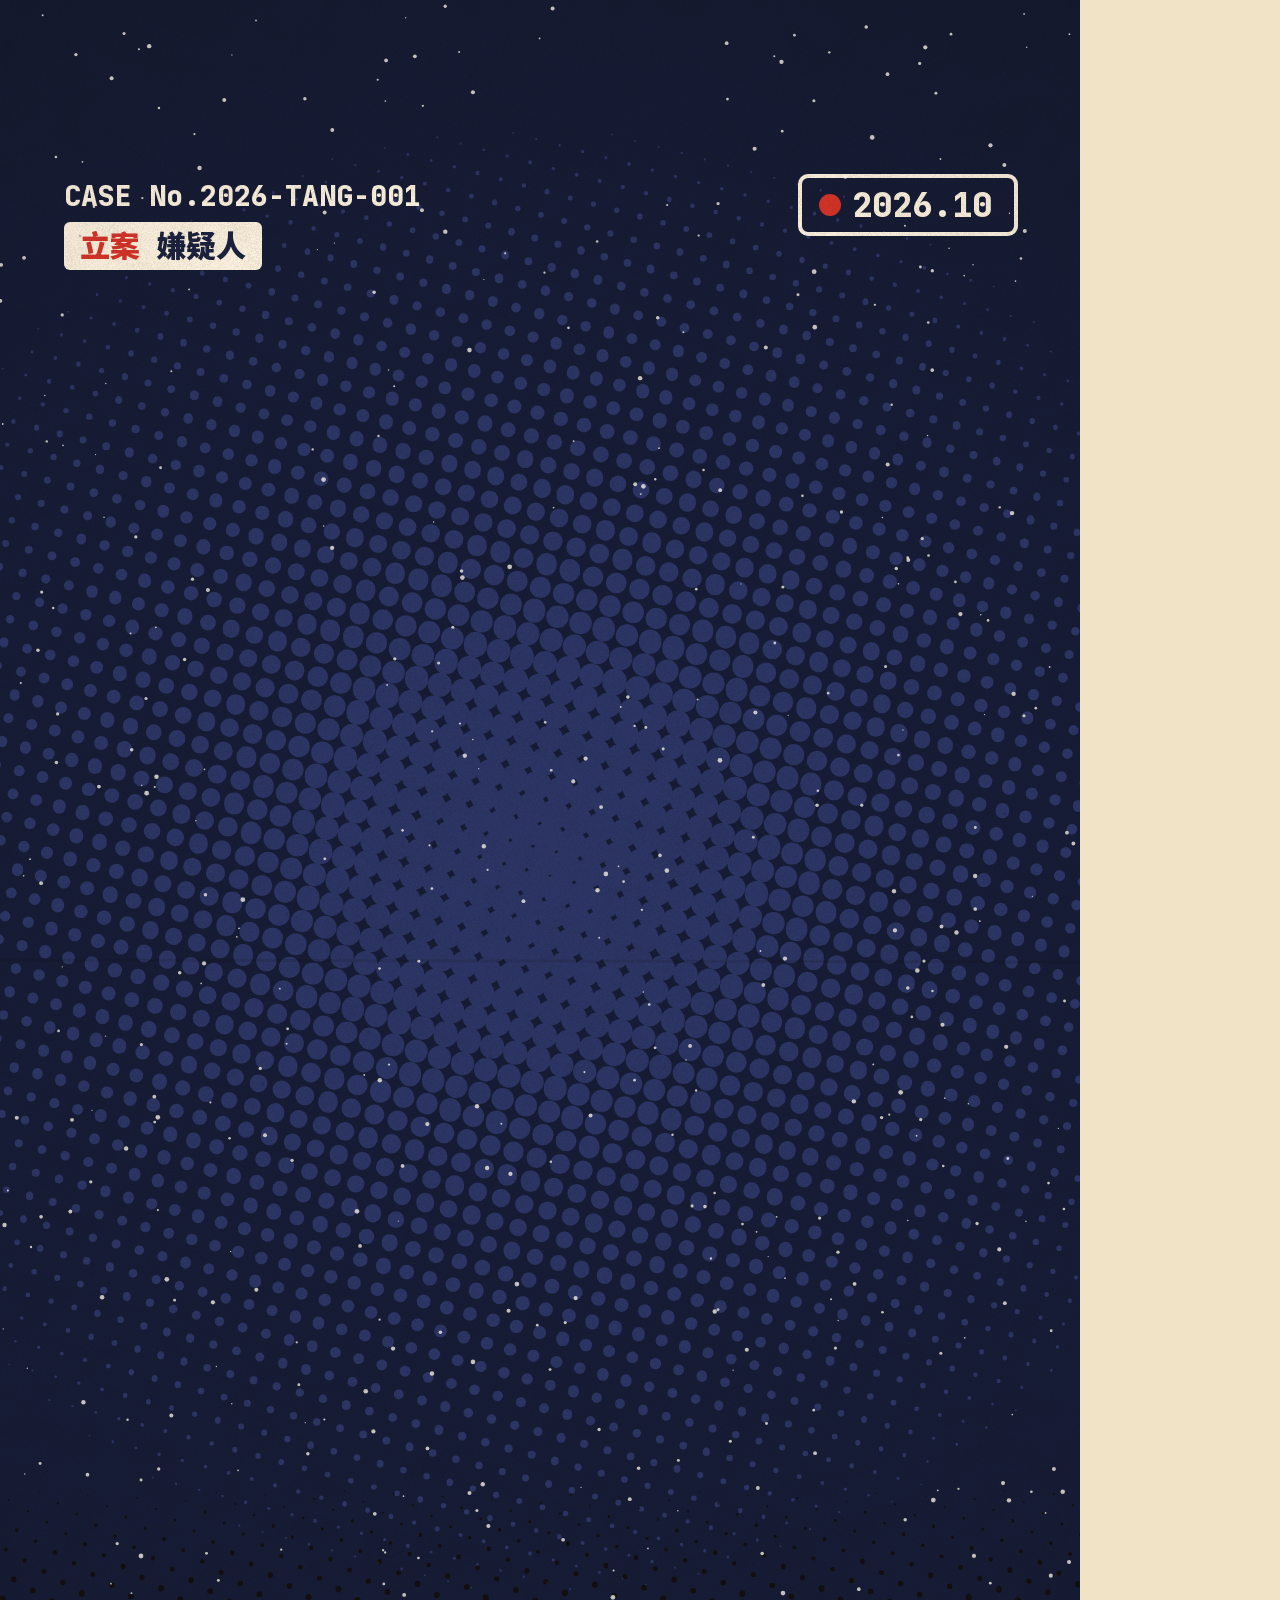
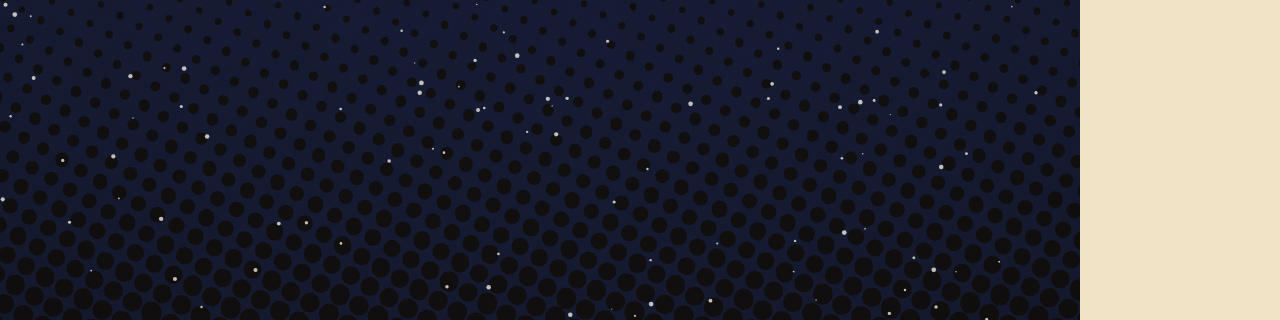
<file: sugar-case-file/index.html>
<!doctype html>
<html lang="zh-CN">
<head>
<meta charset="utf-8">
<title>糖的案卷</title>
<link rel="stylesheet" href="fonts.css">
<style>
  html, body { margin: 0; width: 1080px; height: 1920px; overflow: hidden; background: #F1E4C6; }
  svg, canvas { position: absolute; left: 0; top: 0; width: 1080px; height: 1920px; }
  #paper { mix-blend-mode: multiply; pointer-events: none; }
  #fx { pointer-events: none; }
  .mul { mix-blend-mode: multiply; }
</style>
</head>
<body>
<svg id="stage" viewBox="0 0 1080 1920" xmlns="http://www.w3.org/2000/svg">
  <defs>
    <filter id="boil" x="-10%" y="-10%" width="120%" height="120%">
      <feTurbulence id="boilT" type="fractalNoise" baseFrequency="0.022" numOctaves="2" seed="1" result="w"/>
      <feDisplacementMap in="SourceGraphic" in2="w" scale="5" xChannelSelector="R" yChannelSelector="G" result="d"/>
      <feTurbulence type="fractalNoise" baseFrequency="0.75" numOctaves="2" seed="4" result="g"/>
      <feColorMatrix in="g" type="matrix" values="0 0 0 0 0  0 0 0 0 0  0 0 0 0 0  0 0 0 -22 15.2" result="gm"/>
      <feComposite in="d" in2="gm" operator="in"/>
    </filter>
    <filter id="stampInk" x="-10%" y="-10%" width="120%" height="120%">
      <feTurbulence type="fractalNoise" baseFrequency="0.04" numOctaves="3" seed="11" result="w"/>
      <feDisplacementMap in="SourceGraphic" in2="w" scale="7" xChannelSelector="R" yChannelSelector="G" result="d"/>
      <feTurbulence type="fractalNoise" baseFrequency="0.55" numOctaves="3" seed="21" result="g"/>
      <feColorMatrix in="g" type="matrix" values="0 0 0 0 0  0 0 0 0 0  0 0 0 0 0  0 0 0 -9 5.9" result="gm"/>
      <feComposite in="d" in2="gm" operator="in"/>
    </filter>
    <clipPath id="frameClip"><rect width="1080" height="1920"/></clipPath>
  </defs>
  <g clip-path="url(#frameClip)">
    <g id="cam"><g id="world"></g></g>
    <g id="caps"></g>
    <g id="hud"></g>
    <g id="wipe"></g>
    <rect id="flash" width="1080" height="1920" fill="#FFFFFF" opacity="0"/>
    <rect id="fade" width="1080" height="1920" fill="#1C2340" opacity="0"/>
  </g>
</svg>
<canvas id="paper" width="1080" height="1920"></canvas>
<canvas id="fx" width="1080" height="1920"></canvas>

<script>
// ============================================================
// 基础
// ============================================================
const NS = 'http://www.w3.org/2000/svg';
const W = 1080, H = 1920, FPS = 30;
const C = {
  paper: '#F1E4C6', navy: '#1C2340', caramel: '#C8834A', yellow: '#F5C518', red: '#D8352A', mint: '#3FA7A0',
  cream: '#FFF6E6', night: '#161C36', night2: '#2C3566', light: '#F8EFD9',
};
const F = {
  serif: "'Noto Serif SC'", cute: "'ZCOOL KuaiLe'", bagel: "'Bagel Fat One'",
  mono: "'JetBrains Mono', 'Noto Sans SC'", sans: "'Noto Sans SC'",
};
// 时间轴（单一来源；配音完成后按实测重排）
const TL = window.TL = {
  open: 0, mug: 2.65, hide: 5.83, blood: 10.83, c1: 18.13, c1b: 25.49, c1c: 30.91, c2: 37.4, c3: 48.77, c4: 58.23, c5: 64.63,
  board: 72.58, disguise: 74.78, verdict: 82.46, close: 96.52, end: 102.72, dur: 106.42,
};
const DUR = TL.dur;
// 画面节拍跟随台词：按字幕文本取起止时间
// 字幕卡：口播原句（[文本, 关键词...]）
const CAPS = [
  [0.2, 2.85, '立案。嫌疑人：糖。', ['立案', '糖']],
  [2.85, 6.03, '藏身地点：你手里这杯全糖奶茶。', ['全糖奶茶']],
  [6.03, 10.83, '一大杯大约30多克，差不多8块方糖。', ['30多克', '8块方糖']],
  [10.83, 14.75, '而你全身血液里的糖，加起来只有4克左右。', ['4克']],
  [14.75, 18.03, '一口气灌进去七八倍，身体怎么收场？', ['七八倍']],
  [18.23, 20.47, '罪状一：累垮胰岛素。', ['累垮胰岛素']],
  [20.47, 22.96, '糖冲进血液，血糖猛涨，', ['血糖猛涨']],
  [22.96, 25.49, '胰腺紧急派出胰岛素去处理。', ['胰岛素']],
  [25.49, 29.11, '天天这样，细胞对胰岛素越来越不理睬，', ['不理睬']],
  [29.11, 30.91, '这叫胰岛素抵抗。', ['胰岛素抵抗']],
  [30.91, 34.19, '研究发现，每天多喝一份含糖饮料，', ['一份']],
  [34.19, 37.4, '2型糖尿病风险约高18%。', ['18%']],
  [37.4, 40.49, '罪状二：把肝脏变成脂肪仓库。', ['脂肪仓库']],
  [40.49, 43.1, '糖里的果糖主要由肝脏处理，', ['果糖']],
  [43.1, 46.41, '喝多了，肝脏就把它变成脂肪囤起来，', ['脂肪']],
  [46.41, 48.77, '时间长了，就是脂肪肝。', ['脂肪肝']],
  [48.77, 51.02, '罪状三：让皮肤变老。', ['皮肤变老']],
  [51.02, 53.53, '多余的糖粘在胶原蛋白上，', ['胶原蛋白']],
  [53.53, 55.34, '形成“糖化终产物”，', ['糖化终产物']],
  [55.34, 58.23, '皮肤失去弹性，更容易长皱纹。', ['皱纹']],
  [58.23, 60.39, '罪状四：腐蚀牙齿。', ['腐蚀牙齿']],
  [60.39, 62.75, '嘴里的细菌吃糖、吐酸，', ['吐酸']],
  [62.75, 64.63, '牙齿一点点被蛀空。', ['蛀空']],
  [64.63, 67.04, '罪状五：悄悄让你变胖。', ['变胖']],
  [67.04, 69.63, '用不完的糖最后变成脂肪，', ['脂肪']],
  [69.63, 72.58, '而喝下去的热量，偏偏最不顶饱。', ['最不顶饱']],
  [74.78, 76.78, '它最狡猾的是伪装：', ['伪装']],
  [76.78, 78.98, '标着“不另外加糖”的奶茶，', ['不另外加糖']],
  [78.98, 82.26, '检测出来每100克仍有约4克糖。', ['约4克糖']],
  [82.86, 86.09, '宣判：《中国居民膳食指南》建议，', ['宣判']],
  [86.09, 89.16, '成年人每天添加糖不超过50克，', ['50克']],
  [89.16, 91.4, '最好控制在25克以下。', ['25克']],
  [91.4, 94.52, '一杯全糖奶茶，就已经越过了这条线。', ['越过了这条线']],
  [96.72, 98.37, '不是一口都不能喝，', []],
  [98.37, 100.92, '是别天天喝、别喝全糖。', ['别天天喝', '别喝全糖']],
  [100.92, 102.72, '结案。', ['结案']],
  [102.92, 106.22, '关注我，复杂的事讲清楚。', ['复杂的事讲清楚']],
];

const capOf = (sub) => CAPS.find(c => c[2].includes(sub));
const capT = (sub) => capOf(sub)[0], capE = (sub) => capOf(sub)[1];

function el(tag, attrs = {}, parent) {
  const e = document.createElementNS(NS, tag);
  for (const k in attrs) e.setAttribute(k, attrs[k]);
  if (parent) parent.appendChild(e);
  return e;
}
function txt(parent, str, attrs) { const e = el('text', attrs, parent); e.textContent = str; return e; }
function tf(e, x = 0, y = 0, s = 1, r = 0, sy) {
  e.setAttribute('transform', `translate(${x.toFixed(2)} ${y.toFixed(2)}) rotate(${r.toFixed(2)}) scale(${s.toFixed(4)} ${(sy ?? s).toFixed(4)})`);
}
function op(e, o) { e.setAttribute('opacity', Math.max(0, Math.min(1, o)).toFixed(3)); }
function show(e, v) { e.style.display = v ? '' : 'none'; }
const clamp = (x, a = 0, b = 1) => Math.max(a, Math.min(b, x));
const seg = (t, a, b) => clamp((t - a) / (b - a));
const lerp = (a, b, p) => a + (b - a) * p;
const E = {
  out: p => 1 - Math.pow(1 - p, 3),
  in: p => p * p * p,
  io: p => p < .5 ? 4 * p * p * p : 1 - Math.pow(-2 * p + 2, 3) / 2,
  back: p => { const c = 1.9; return 1 + (c + 1) * Math.pow(p - 1, 3) + c * Math.pow(p - 1, 2); },
};
const pop = (t, t0, d = 0.35) => t < t0 ? 0 : E.back(seg(t, t0, t0 + d));
function rng(seed) { return () => { seed |= 0; seed = seed + 0x6D2B79F5 | 0; let t = Math.imul(seed ^ seed >>> 15, 1 | seed); t = t + Math.imul(t ^ t >>> 7, 61 | t) ^ t; return ((t ^ t >>> 14) >>> 0) / 4294967296; }; }
const mctx = document.createElement('canvas').getContext('2d');
function measure(str, size, family, weight = 900) { mctx.font = `${weight} ${size}px ${family}`; return mctx.measureText(str).width; }
// 落地挤压：保持体积
function squash(t, t0, amt = 0.22, k = 9) { if (t < t0) return 1; const a = t - t0; return 1 + amt * Math.cos(a * 22) * Math.exp(-a * k); }

// ---------- 逐字文字 ----------
function chars(parent, str, o) {
  const { x, y, size, family, weight = 900, fill = C.navy, anchor = 'start', ls = 0, shadow, stroke, sw = 0 } = o;
  const g = el('g', {}, parent);
  const arr = [...str];
  const widths = arr.map(c => measure(c, size, family, weight));
  const total = widths.reduce((a, b) => a + b, 0) + ls * (arr.length - 1);
  let cx = anchor === 'middle' ? x - total / 2 : anchor === 'end' ? x - total : x;
  const items = arr.map((ch, i) => {
    const cg = el('g', {}, g);
    const base = { x: 0, y: 0, 'font-size': size, 'font-family': family, 'font-weight': weight, 'text-anchor': 'middle' };
    if (shadow) txt(cg, ch, { ...base, x: shadow.dx, y: shadow.dy, fill: shadow.fill, class: 'mul' });
    const st = stroke ? { stroke, 'stroke-width': sw, 'paint-order': 'stroke', 'stroke-linejoin': 'round' } : {};
    txt(cg, ch, { ...base, fill, ...st });
    const it = { g: cg, x: cx + widths[i] / 2, y, w: widths[i], size };
    cx += widths[i] + ls;
    tf(cg, it.x, it.y);
    return it;
  });
  return { g, items, total, str };
}
function charsPop(c, t, t0, stagger = 0.06, d = 0.38, from = 70) {
  c.items.forEach((it, i) => {
    const s = t0 + i * stagger;
    const p = seg(t, s, s + d);
    const h = it.size * 0.35;
    if (t < s) { op(it.g, 0); return; }
    op(it.g, 1);
    const sc = E.back(p);
    const sq = 1 + 0.25 * Math.sin(p * Math.PI) * (1 - p);
    it.g.setAttribute('transform', `translate(${it.x} ${it.y + from * (1 - E.out(p))}) translate(0 ${-h}) scale(${(sc / sq).toFixed(3)} ${(sc * sq).toFixed(3)}) translate(0 ${h})`);
  });
}
const HL = (parent, str, x, y, size = 130, fill = C.navy, sh = C.caramel) =>
  chars(parent, str, { x, y, size, family: F.serif, fill, shadow: { fill: sh, dx: 8, dy: 8 } });

// ---------- 半调网点 ----------
function halftone(parent, { x0 = 0, y0 = 0, w = W, h = H, step = 22, angle = 15, color, f, maxK = 0.64 }) {
  const a = angle * Math.PI / 180, ca = Math.cos(a), sa = Math.sin(a);
  const n = Math.ceil(Math.hypot(w, h) / step / 2) + 2;
  let d = '';
  for (let i = -n; i <= n; i++) for (let j = -n; j <= n; j++) {
    const u = i * step, v = j * step;
    const x = x0 + w / 2 + u * ca - v * sa, y = y0 + h / 2 + u * sa + v * ca;
    if (x < x0 - step || x > x0 + w + step || y < y0 - step || y > y0 + h + step) continue;
    const s = clamp(f(x, y)); if (s < 0.05) continue;
    const r = s * step * maxK;
    d += `M${(x - r).toFixed(1)} ${y.toFixed(1)}a${r.toFixed(1)} ${r.toFixed(1)} 0 1 0 ${(2 * r).toFixed(1)} 0a${r.toFixed(1)} ${r.toFixed(1)} 0 1 0 ${(-2 * r).toFixed(1)} 0`;
  }
  return el('path', { d, fill: color }, parent);
}
const radial = (cx, cy, R, pw = 1.2) => (x, y) => Math.pow(clamp(1 - Math.hypot(x - cx, y - cy) / R), pw);
const edge = (R = 1100, pw = 1.6) => (x, y) => Math.pow(clamp(Math.hypot((x - 540) * 1.6, y - 960) / R - 0.4), pw) * 1.3;
const ramp = (y0, y1, a = 0, b = 1) => (x, y) => lerp(a, b, seg(y, y0, y1));
function bg(parent, color) { return el('rect', { x: -200, y: -200, width: W + 400, height: H + 400, fill: color }, parent); }
let clipN = 0;
function clipTo(parent, shapeTag, attrs) {
  const id = 'clp' + (clipN++);
  const cp = el('clipPath', { id }, document.querySelector('defs'));
  el(shapeTag, attrs, cp);
  return el('g', { 'clip-path': `url(#${id})` }, parent);
}

// 大号半调数字（出血）
function bigNum(parent, str, x, y, size, fill, dot) {
  const g = el('g', {}, parent);
  const id = 'num' + (clipN++);
  const cp = el('clipPath', { id }, document.querySelector('defs'));
  txt(cp, str, { x, y, 'font-size': size, 'font-family': F.bagel, 'text-anchor': 'middle' });
  txt(g, str, { x, y, 'font-size': size, 'font-family': F.bagel, 'text-anchor': 'middle', fill });
  const hg = el('g', { 'clip-path': `url(#${id})`, class: 'mul' }, g);
  halftone(hg, { x0: x - size, y0: y - size, w: size * 2, h: size * 1.2, step: 20, angle: 45, color: dot, f: radial(x + size * 0.3, y, size * 1.1, 0.8), maxK: 0.7 });
  return g;
}

// ---------- 印章 ----------
function stampEl(parent, str, { size = 180, color = C.red, family = F.sans, padX = 46, padY = 24, border = 12 } = {}) {
  const g = el('g', {}, parent);
  const inner = el('g', { filter: 'url(#stampInk)' }, g);
  const w = measure(str, size, family, 900) + padX * 2, h = size * 1.08 + padY * 2;
  el('rect', { x: -w / 2, y: -h / 2, width: w, height: h, rx: 22, fill: 'none', stroke: color, 'stroke-width': border }, inner);
  el('rect', { x: -w / 2 + border * 1.8, y: -h / 2 + border * 1.8, width: w - border * 3.6, height: h - border * 3.6, rx: 12, fill: 'none', stroke: color, 'stroke-width': border * 0.35 }, inner);
  txt(inner, str, { x: 0, y: size * 0.36, 'font-size': size, 'font-family': family, 'font-weight': 900, fill: color, 'text-anchor': 'middle' });
  return { g, w, h };
}
function stampAnim(s, t, t0, x, y, rot) {
  if (t < t0 - 0.09) { op(s.g, 0); return; }
  const p = seg(t, t0 - 0.09, t0);
  const after = Math.max(0, t - t0);
  const bounce = 1 + 0.05 * Math.sin(after * 30) * Math.exp(-after * 9);
  op(s.g, p < 1 ? 0.3 + 0.7 * p : 0.93);
  tf(s.g, x, y, lerp(2.6, 1, E.in(p)) * bounce, rot);
}
// 小标签条
function chipEl(parent, str, { size = 34, fill = C.navy, ink = C.cream, family = F.sans } = {}) {
  const g = el('g', {}, parent);
  const w = measure(str, size, family, 900) + 32;
  el('rect', { x: 0, y: -size * 0.95, width: w, height: size * 1.35, rx: 8, fill }, g);
  txt(g, str, { x: 16, y: 0, 'font-size': size, 'font-family': family, 'font-weight': 900, fill: ink });
  return { g, w };
}
const LW = 7;
const S = (fill, w = LW) => ({ fill, stroke: C.navy, 'stroke-width': w, 'stroke-linejoin': 'round', 'stroke-linecap': 'round' });

// ============================================================
// 角色：嫌疑人“方糖”
// ============================================================
function cubeChar(parent, { face = true, limbs = true } = {}) {
  const g = el('g', {}, parent);
  const body = el('g', { filter: 'url(#boil)' }, g);
  if (limbs) {
    el('path', { d: 'M -46 98 L -52 150 M 46 98 L 52 150', stroke: C.navy, 'stroke-width': 16, 'stroke-linecap': 'round', fill: 'none' }, body);
    el('path', { d: 'M -70 154 L -40 154 M 40 154 L 72 154', stroke: C.navy, 'stroke-width': 18, 'stroke-linecap': 'round' }, body);
  }
  const armL = el('g', {}, body), armR = el('g', {}, body);
  if (limbs) {
    el('path', { d: 'M 0 0 Q -40 10 -62 44', stroke: C.navy, 'stroke-width': 16, 'stroke-linecap': 'round', fill: 'none' }, armL);
    el('path', { d: 'M 0 0 Q 40 10 62 44', stroke: C.navy, 'stroke-width': 16, 'stroke-linecap': 'round', fill: 'none' }, armR);
  }
  tf(armL, -100, 10); tf(armR, 128, -6);
  // 立方体三面
  el('path', { d: 'M -100 -100 L -60 -140 L 140 -140 L 100 -100 Z', ...S(C.light) }, body);
  el('path', { d: 'M 100 -100 L 140 -140 L 140 60 L 100 100 Z', ...S(C.yellow) }, body);
  el('rect', { x: -100, y: -100, width: 200, height: 200, rx: 18, ...S(C.cream) }, body);
  // 晶体闪点
  const sp = 'M0 -9 L2.5 -2.5 L9 0 L2.5 2.5 L0 9 L-2.5 2.5 L-9 0 L-2.5 -2.5 Z';
  for (const [x, y, s] of [[-70, -70, 1], [70, 72, 0.8], [-66, 66, 0.7], [20, -122, 0.8], [118, -30, 0.8]])
    el('path', { d: sp, fill: C.navy, transform: `translate(${x} ${y}) scale(${s})` }, body);
  const c = { g, body, armL, armR };
  if (face) {
    const fg = el('g', {}, body);
    const mkEye = (x) => {
      const eg = el('g', {}, fg);
      const open = el('g', {}, eg);
      const pupil = el('g', {}, open);
      el('ellipse', { cx: 0, cy: 0, rx: 15, ry: 20, fill: C.navy }, pupil);
      el('circle', { cx: 5, cy: -8, r: 6.5, fill: C.cream }, pupil);
      el('circle', { cx: -5, cy: 8, r: 2.8, fill: C.cream }, pupil);
      const lid = el('rect', { x: -22, y: -26, width: 44, height: 0, fill: C.cream }, eg);
      const closed = el('path', { d: 'M -18 0 Q 0 12 18 0', fill: 'none', stroke: C.navy, 'stroke-width': 6, 'stroke-linecap': 'round' }, eg);
      const brow = el('path', { d: 'M -20 0 L 20 0', stroke: C.navy, 'stroke-width': 7, 'stroke-linecap': 'round' }, eg);
      return { g: eg, open, pupil, lid, closed, brow, x, y: -14 };
    };
    c.eyeL = mkEye(-40); c.eyeR = mkEye(40);
    c.mouth = el('path', { d: '', fill: 'none', stroke: C.navy, 'stroke-width': 6, 'stroke-linecap': 'round', 'stroke-linejoin': 'round' }, fg);
    el('ellipse', { cx: -66, cy: 30, rx: 15, ry: 8, fill: C.caramel, opacity: 0.55 }, fg);
    el('ellipse', { cx: 66, cy: 30, rx: 15, ry: 8, fill: C.caramel, opacity: 0.55 }, fg);
    setCube(c, {});
  }
  return c;
}
// lid: 上眼皮下压 0..1（狡猾眯眼）；brow: 眉毛角度（正=得意/坏笑）；mouth: smirk|o|sad|flat|grin
function setCube(c, { open = 1, lid = 0, lookX = 0, lookY = 0, brow = 0, browY = -34, mouth = 'smirk', armL = 0, armR = 0 }) {
  for (const [e, sgn] of [[c.eyeL, -1], [c.eyeR, 1]]) {
    tf(e.g, e.x, e.y);
    show(e.open, open > 0.18); show(e.closed, open <= 0.18);
    e.open.setAttribute('transform', `scale(1 ${Math.max(open, 0.18).toFixed(3)})`);
    tf(e.pupil, lookX, lookY);
    e.lid.setAttribute('height', (lid * 26).toFixed(1));
    show(e.lid, open > 0.18 && lid > 0);
    e.brow.setAttribute('transform', `translate(0 ${browY}) rotate(${sgn * brow})`);
  }
  const M = {
    smirk: 'M -26 44 Q 0 58 30 36', o: 'M -12 40 Q 0 26 12 40 Q 0 62 -12 40 Z', sad: 'M -24 54 Q 0 38 24 54',
    flat: 'M -20 46 L 20 46', grin: 'M -30 38 Q 0 70 30 38 Z',
  };
  c.mouth.setAttribute('d', M[mouth]);
  c.mouth.setAttribute('fill', mouth === 'o' || mouth === 'grin' ? C.navy : 'none');
  c.armL.setAttribute('transform', `translate(-100 10) rotate(${armL})`);
  c.armR.setAttribute('transform', `translate(128 -6) rotate(${armR})`);
}
function blinkAt(t, times, d = 0.16) {
  let o = 1;
  for (const b of times) { const p = seg(t, b, b + d); if (p > 0 && p < 1) o = Math.min(o, Math.abs(1 - 2 * p)); }
  return o;
}
// 无脸小方糖
function miniCube(parent, s = 1) {
  const g = el('g', { transform: `scale(${s})` }, parent);
  el('path', { d: 'M -30 -30 L -18 -42 L 42 -42 L 30 -30 Z', ...S(C.light, 5) }, g);
  el('path', { d: 'M 30 -30 L 42 -42 L 42 18 L 30 30 Z', ...S(C.yellow, 5) }, g);
  el('rect', { x: -30, y: -30, width: 60, height: 60, rx: 6, ...S(C.cream, 5) }, g);
  el('path', { d: 'M -14 -12 l 3 6 l 6 3 l -6 3 l -3 6 l -3 -6 l -6 -3 l 6 -3 Z', fill: C.navy }, g);
  return g;
}

// ============================================================
// 道具
// ============================================================
// 奶茶杯：中心 (0,0) 为杯身中部；约 300×460
function milkTea(parent, { label = '全糖', pearls = true, xray = 0 } = {}) {
  const g = el('g', {}, parent);
  const b = el('g', { filter: 'url(#boil)' }, g);
  // 吸管
  el('path', { d: 'M 30 -250 L 80 -390 L 112 -380 L 64 -246 Z', ...S(C.red, 6) }, b);
  el('path', { d: 'M 50 -300 L 96 -296 M 60 -330 L 103 -326', stroke: C.cream, 'stroke-width': 6, 'stroke-linecap': 'round' }, b);
  const cup = 'M -150 -220 L 150 -220 L 118 230 Q 116 250 96 250 L -96 250 Q -116 250 -118 230 Z';
  el('path', { d: cup, ...S(C.cream) }, b);
  const inner = clipTo(b, 'path', { d: cup });
  el('rect', { x: -170, y: -170, width: 340, height: 440, fill: C.caramel }, inner);
  halftone(inner, { x0: -170, y0: -180, w: 340, h: 440, step: 18, angle: 30, color: C.navy, f: (x, y) => 0.15 + 0.35 * seg(y, -150, 250) + 0.25 * seg(Math.abs(x), 60, 150), maxK: 0.6 }).setAttribute('class', 'mul');
  // 液面
  el('path', { d: 'M -146 -170 Q 0 -150 146 -170', fill: 'none', stroke: C.navy, 'stroke-width': 5 }, inner);
  if (pearls) {
    const r = rng(7);
    for (let i = 0; i < 26; i++) {
      const y = 180 + r() * 60 - (i % 3) * 22, x = -110 + (i * 37) % 220 + r() * 10;
      el('circle', { cx: x, cy: y, r: 17, fill: C.navy }, inner);
      el('circle', { cx: x - 5, cy: y - 6, r: 4.5, fill: C.cream, opacity: 0.8 }, inner);
    }
  }
  // X 光：藏在杯里的方糖
  const xr = el('g', {}, inner);
  for (let i = 0; i < 8; i++) {
    const cg = el('g', { transform: `translate(${-78 + (i % 3) * 78 + (i > 5 ? 39 : 0)} ${-90 + Math.floor(i / 3) * 86}) rotate(${(i * 23) % 30 - 15})` }, xr);
    el('rect', { x: -32, y: -32, width: 64, height: 64, rx: 8, fill: C.cream, stroke: C.yellow, 'stroke-width': 6, 'stroke-dasharray': '10 7' }, cg);
  }
  op(xr, xray);
  // 盖子
  el('path', { d: 'M -166 -222 Q -166 -246 -140 -250 L 140 -250 Q 166 -246 166 -222 Z', ...S(C.light) }, b);
  // 标签
  const lab = el('g', { transform: 'translate(0 40) rotate(-4)' }, b);
  const lw = measure(label, 54, F.sans, 900) + 50;
  el('rect', { x: -lw / 2, y: -42, width: lw, height: 84, rx: 10, ...S(C.yellow, 6) }, lab);
  const lt = txt(lab, label, { x: 0, y: 19, 'font-size': 54, 'font-family': F.sans, 'font-weight': 900, fill: C.navy, 'text-anchor': 'middle' });
  return { g, xr, lab, lt };
}
// 证物袋
function evidenceBag(parent) {
  const g = el('g', {}, parent);
  el('rect', { x: -230, y: -330, width: 460, height: 660, rx: 24, fill: C.night2, opacity: 0.0 }, g);
  const content = el('g', {}, g);
  const front = el('g', {}, g);
  el('rect', { x: -230, y: -330, width: 460, height: 660, rx: 24, fill: 'none', stroke: C.cream, 'stroke-width': 7 }, front);
  // 塑料反光：网点斜带
  const sh = clipTo(front, 'rect', { x: -230, y: -330, width: 460, height: 660, rx: 24 });
  halftone(sh, { x0: -260, y0: -360, w: 520, h: 720, step: 18, angle: 20, color: C.cream, f: (x, y) => Math.pow(clamp(1 - Math.abs((x + y * 0.5) - 60) / 90), 1.4) * 0.7, maxK: 0.55 });
  el('rect', { x: -230, y: -330, width: 460, height: 92, rx: 22, fill: C.red }, front);
  el('rect', { x: -230, y: -260, width: 460, height: 22, fill: C.red }, front);
  txt(front, '证 物  EVIDENCE', { x: 0, y: -272, 'font-size': 40, 'font-family': F.mono, 'font-weight': 800, fill: C.cream, 'text-anchor': 'middle' });
  el('path', { d: 'M -230 -226 L 230 -226', stroke: C.cream, 'stroke-width': 5, 'stroke-dasharray': '16 10' }, front);
  const tag = el('g', { transform: 'translate(110 250) rotate(-6)' }, front);
  el('rect', { x: -110, y: -46, width: 220, height: 92, rx: 8, ...S(C.cream, 5) }, tag);
  txt(tag, 'No.001', { x: 0, y: -6, 'font-size': 34, 'font-family': F.mono, 'font-weight': 800, fill: C.navy, 'text-anchor': 'middle' });
  txt(tag, '全糖奶茶 ×1', { x: 0, y: 32, 'font-size': 28, 'font-family': F.sans, 'font-weight': 900, fill: C.navy, 'text-anchor': 'middle' });
  return { g, content };
}
// 胰岛素信使
function messenger(parent) {
  const g = el('g', {}, parent);
  const b = el('g', { filter: 'url(#boil)' }, g);
  el('path', { d: 'M -14 34 L -18 58 M 14 34 L 18 58', stroke: C.navy, 'stroke-width': 9, 'stroke-linecap': 'round' }, b);
  el('circle', { cx: 0, cy: 0, r: 40, ...S(C.mint, 6) }, b);
  el('circle', { cx: -12, cy: -6, r: 6, fill: C.navy });
  el('circle', { cx: -13, cy: -6, r: 6, fill: C.navy }, b);
  el('circle', { cx: 13, cy: -6, r: 6, fill: C.navy }, b);
  el('path', { d: 'M -10 12 Q 0 20 10 12', fill: 'none', stroke: C.navy, 'stroke-width': 5, 'stroke-linecap': 'round' }, b);
  // 钥匙
  const k = el('g', { transform: 'translate(46 6) rotate(20)' }, b);
  el('circle', { cx: 0, cy: 0, r: 12, ...S(C.yellow, 5) }, k);
  el('path', { d: 'M 10 0 L 42 0 M 32 0 L 32 10 M 40 0 L 40 8', stroke: C.navy, 'stroke-width': 6, 'stroke-linecap': 'round' }, k);
  return g;
}
// 细胞（带门）
function cellEl(parent) {
  const g = el('g', {}, parent);
  const b = el('g', { filter: 'url(#boil)' }, g);
  el('path', { d: 'M -200 40 C -210 -120 -90 -200 20 -190 C 160 -180 220 -80 206 40 C 196 160 90 210 -10 204 C -130 198 -192 150 -200 40 Z', ...S(C.light) }, b);
  halftone(clipTo(b, 'path', { d: 'M -200 40 C -210 -120 -90 -200 20 -190 C 160 -180 220 -80 206 40 C 196 160 90 210 -10 204 C -130 198 -192 150 -200 40 Z' }), { x0: -220, y0: -220, w: 450, h: 450, step: 18, angle: 60, color: C.caramel, f: radial(60, -40, 260, 0.8), maxK: 0.5 }).setAttribute('class', 'mul');
  el('circle', { cx: 60, cy: -50, r: 52, ...S(C.caramel, 6) }, b);
  const door = el('g', { transform: 'translate(-150 60)' }, b);
  el('rect', { x: -44, y: -80, width: 88, height: 140, rx: 10, ...S(C.navy, 6) }, door);
  el('circle', { cx: 26, cy: -6, r: 7, fill: C.yellow }, door);
  // 门上“请勿打扰”牌
  const sign = el('g', { transform: 'translate(-150 -60) rotate(-6)' }, b);
  el('rect', { x: -64, y: -26, width: 128, height: 52, rx: 6, ...S(C.cream, 5) }, sign);
  txt(sign, '已读不回', { x: 0, y: 12, 'font-size': 28, 'font-family': F.cute, fill: C.red, 'text-anchor': 'middle' });
  return { g, door, sign };
}
// 肝脏
function liverEl(parent) {
  const g = el('g', {}, parent);
  const d = 'M -280 -40 C -300 -150 -150 -200 20 -180 C 190 -160 300 -120 290 -50 C 280 20 180 60 60 120 C -40 170 -150 190 -230 120 C -280 80 -272 20 -280 -40 Z';
  const b = el('g', { filter: 'url(#boil)' }, g);
  const body = el('path', { d, ...S(C.caramel) }, b);
  const inside = clipTo(b, 'path', { d });
  const fat = el('g', {}, inside);
  const r = rng(31); const drops = [];
  for (let i = 0; i < 34; i++) {
    const x = -250 + r() * 520, y = -170 + r() * 300;
    const dg = el('g', { transform: `translate(${x} ${y})` }, fat);
    el('circle', { cx: 0, cy: 0, r: 22 + r() * 16, ...S(C.yellow, 5) }, dg);
    el('circle', { cx: -7, cy: -8, r: 6, fill: C.cream }, dg);
    drops.push({ g: dg, x, y, t: r() });
  }
  el('path', { d, fill: 'none', stroke: C.navy, 'stroke-width': LW }, b);
  // 仓库大门
  const door = el('g', { transform: 'translate(-60 40)' }, b);
  el('rect', { x: -70, y: -70, width: 140, height: 110, rx: 6, ...S(C.navy, 6) }, door);
  for (let i = 0; i < 5; i++) el('path', { d: `M -62 ${-52 + i * 20} L 62 ${-52 + i * 20}`, stroke: C.caramel, 'stroke-width': 4 }, door);
  const sign = el('g', { transform: 'translate(60 -110) rotate(3)' }, b);
  el('rect', { x: -110, y: -32, width: 220, height: 62, rx: 6, ...S(C.cream, 5) }, sign);
  txt(sign, '脂肪仓库', { x: 0, y: 14, 'font-size': 38, 'font-family': F.sans, 'font-weight': 900, fill: C.navy, 'text-anchor': 'middle' });
  return { g, body, drops };
}
function crate(parent, label = '果糖') {
  const g = el('g', {}, parent);
  const b = el('g', { filter: 'url(#boil)' }, g);
  el('rect', { x: -48, y: -48, width: 96, height: 96, rx: 6, ...S(C.yellow, 6) }, b);
  el('path', { d: 'M -48 -48 L 48 48 M 48 -48 L -48 48', stroke: C.caramel, 'stroke-width': 6 }, b);
  el('rect', { x: -40, y: -18, width: 80, height: 36, rx: 4, fill: C.cream, stroke: C.navy, 'stroke-width': 4 }, b);
  txt(b, label, { x: 0, y: 11, 'font-size': 26, 'font-family': F.sans, 'font-weight': 900, fill: C.navy, 'text-anchor': 'middle' });
  return g;
}
// 牙齿（臼齿）
function toothEl(parent) {
  const g = el('g', {}, parent);
  const d = 'M -170 -150 C -170 -230 -90 -240 -40 -200 C -10 -180 10 -180 40 -200 C 90 -240 170 -230 170 -150 C 170 -60 140 0 120 80 C 104 150 96 230 70 240 C 40 250 30 150 0 120 C -30 150 -40 250 -70 240 C -96 230 -104 150 -120 80 C -140 0 -170 -60 -170 -150 Z';
  const b = el('g', { filter: 'url(#boil)' }, g);
  el('path', { d, ...S(C.cream) }, b);
  const inside = clipTo(b, 'path', { d });
  const holes = [];
  for (const [x, y, R] of [[-70, -140, 70], [60, -120, 60], [0, -40, 80], [-90, 20, 50]]) {
    const hg = el('g', {}, inside);
    halftone(hg, { x0: x - R * 1.3, y0: y - R * 1.3, w: R * 2.6, h: R * 2.6, step: 16, angle: 30, color: C.navy, f: radial(x, y, R, 0.6), maxK: 0.72 });
    holes.push(hg);
  }
  el('path', { d, fill: 'none', stroke: C.navy, 'stroke-width': LW }, b);
  el('path', { d: 'M -120 -170 Q -100 -200 -70 -196', fill: 'none', stroke: C.light, 'stroke-width': 10, 'stroke-linecap': 'round' }, b);
  return { g, holes };
}
function germ(parent, col = C.mint) {
  const g = el('g', {}, parent);
  const b = el('g', { filter: 'url(#boil)' }, g);
  for (let i = 0; i < 8; i++) { const a = i / 8 * 6.283; el('path', { d: `M ${Math.cos(a) * 30} ${Math.sin(a) * 30} L ${Math.cos(a) * 46} ${Math.sin(a) * 46}`, stroke: C.navy, 'stroke-width': 6, 'stroke-linecap': 'round' }, b); }
  el('circle', { cx: 0, cy: 0, r: 34, ...S(col, 6) }, b);
  el('path', { d: 'M -18 -12 L -6 -6 M 18 -12 L 6 -6', stroke: C.navy, 'stroke-width': 5, 'stroke-linecap': 'round' }, b);
  const mouth = el('ellipse', { cx: 0, cy: 12, rx: 13, ry: 9, fill: C.navy }, b);
  return { g, mouth };
}
// 仪表
function gauge(parent, label, col) {
  const g = el('g', {}, parent);
  el('path', { d: 'M -150 0 A 150 150 0 0 1 150 0 Z', ...S(C.cream) }, g);
  el('path', { d: 'M 75 -130 A 150 150 0 0 1 150 0 L 120 0 A 120 120 0 0 0 60 -104 Z', fill: C.red }, g);
  for (let i = 0; i <= 10; i++) { const a = Math.PI * (1 - i / 10); el('path', { d: `M ${Math.cos(a) * 128} ${-Math.sin(a) * 128} L ${Math.cos(a) * 146} ${-Math.sin(a) * 146}`, stroke: C.navy, 'stroke-width': 5 }, g); }
  el('path', { d: 'M -150 0 A 150 150 0 0 1 150 0 Z', fill: 'none', stroke: C.navy, 'stroke-width': LW }, g);
  const needle = el('g', {}, g);
  el('path', { d: 'M 0 -8 L 124 0 L 0 8 Z', fill: C.navy }, needle);
  el('circle', { cx: 0, cy: 0, r: 16, ...S(col, 5) }, g);
  txt(g, label, { x: 0, y: 64, 'font-size': 46, 'font-family': F.sans, 'font-weight': 900, fill: C.navy, 'text-anchor': 'middle' });
  return { g, needle };
}
function polaroid(parent, label, drawFn) {
  const g = el('g', {}, parent);
  el('rect', { x: -86, y: -96, width: 172, height: 200, rx: 4, ...S(C.cream, 5) }, g);
  const pic = clipTo(g, 'rect', { x: -70, y: -80, width: 140, height: 130 });
  el('rect', { x: -70, y: -80, width: 140, height: 130, fill: C.light }, pic);
  drawFn(el('g', { transform: 'translate(0 -15)' }, pic));
  el('rect', { x: -70, y: -80, width: 140, height: 130, fill: 'none', stroke: C.navy, 'stroke-width': 4 }, g);
  txt(g, label, { x: 0, y: 88, 'font-size': 26, 'font-family': F.sans, 'font-weight': 900, fill: C.navy, 'text-anchor': 'middle' });
  el('circle', { cx: 0, cy: -96, r: 12, ...S(C.red, 4) }, g);
  return g;
}
function sticky(parent, str, col) {
  const g = el('g', {}, parent);
  el('rect', { x: -190, y: -80, width: 380, height: 160, ...S(col, 6) }, g);
  el('rect', { x: -70, y: -96, width: 140, height: 34, fill: C.light, opacity: 0.85, transform: 'rotate(-3)' }, g);
  txt(g, str, { x: 0, y: 26, 'font-size': 72, 'font-family': F.cute, fill: C.navy, 'text-anchor': 'middle' });
  return g;
}
function folder(parent, label) {
  const g = el('g', {}, parent);
  el('path', { d: 'M -300 -200 L -300 -236 Q -300 -246 -290 -246 L -130 -246 Q -120 -246 -114 -236 L -100 -200 Z', ...S(C.caramel) }, g);
  el('rect', { x: -300, y: -210, width: 600, height: 420, rx: 10, ...S(C.caramel) }, g);
  halftone(clipTo(g, 'rect', { x: -300, y: -210, width: 600, height: 420 }), { x0: -320, y0: -230, w: 640, h: 460, step: 20, angle: 30, color: C.navy, f: radial(260, 180, 520, 1.3), maxK: 0.5 }).setAttribute('class', 'mul');
  el('rect', { x: -300, y: -210, width: 600, height: 420, rx: 10, fill: 'none', stroke: C.navy, 'stroke-width': LW }, g);
  const lab = el('g', { transform: 'translate(-60 -80)' }, g);
  el('rect', { x: -170, y: -46, width: 340, height: 92, rx: 6, ...S(C.cream, 5) }, lab);
  txt(lab, label, { x: 0, y: 18, 'font-size': 46, 'font-family': F.sans, 'font-weight': 900, fill: C.navy, 'text-anchor': 'middle' });
  return g;
}

// ============================================================
// 舞台
// ============================================================
const world = document.getElementById('world');
const cam = document.getElementById('cam');
const flash = document.getElementById('flash');
const fade = document.getElementById('fade');
const scenes = [];
function scene(t0, t1, build) {
  const g = el('g', {}, world);
  const s = { g, t0, t1 };
  s.update = build(g, s);
  scenes.push(s);
  return s;
}
// 镜头组：缩放中心 (cx, cy)
function view(g, t, { s = 1, cx = 540, cy = 900, dx = 0, dy = 0 } = {}) {
  g.setAttribute('transform', `translate(${(cx * (1 - s) + dx).toFixed(2)} ${(cy * (1 - s) + dy).toFixed(2)}) scale(${s.toFixed(4)})`);
}
// 章节牌（罪状 N）
function countHeader(parent, n, title, lines, numFill, dot) {
  bigNum(parent, String(n), 900, 760, 720, numFill, dot);
  const chip = chipEl(parent, '罪状' + '一二三四五'[n - 1], { size: 44, fill: C.red });
  tf(chip.g, 70, 330);
  const hs = lines.map((ln, i) => HL(parent, ln, 64, 480 + i * 150, 132));
  return { chip, hs };
}
function headerAnim(h, t, t0) {
  op(h.chip.g, t >= t0 ? 1 : 0);
  tf(h.chip.g, 70, 330 + 30 * (1 - E.back(seg(t, t0, t0 + 0.35))));
  h.hs.forEach((c, i) => charsPop(c, t, t0 + 0.15 + i * 0.3, 0.06));
}

const SHAKES = [], FLASHES = [];
window.EV = [];
const ev = (t, type, extra = {}) => window.EV.push({ t: +t.toFixed(3), type, ...extra });

function buildAll() {
  // ---------------- S1 立案：证物袋 ----------------
  scene(TL.open, TL.mug, (g) => {
    bg(g, C.night);
    halftone(g, { color: C.night2, step: 24, angle: 15, f: radial(540, 860, 760, 0.9), maxK: 0.66 });
    const v = el('g', {}, g);
    const bag = evidenceBag(v);
    const cup = milkTea(bag.content);
    tf(cup.g, 0, 30, 0.82);
    const st = stampEl(g, '立案', { size: 200, color: C.red });
    const t0 = TL.open;
    ev(t0 + 0.05, 'whoosh'); ev(t0 + 0.42, 'bag'); ev(t0 + 0.55, 'shutter'); ev(t0 + 0.75, 'stamp', { big: 1 });
    SHAKES.push([t0 + 0.75, 22, 0.35]); FLASHES.push([t0 + 0.55, 0.85]);
    return (t) => {
      const u = t - t0;
      const p = E.back(seg(u, 0.0, 0.42));
      tf(bag.g, 540, lerp(-500, 880, p), 1, lerp(-8, -3, p));
      view(v, t, { s: lerp(1, 1.04, seg(u, 0.5, 1.7)), cy: 880 });
      stampAnim(st, t, t0 + 0.75, 560, 1060, -9);
    };
  });

  // ---------------- S2 嫌疑人照 ----------------
  scene(TL.mug, TL.hide, (g) => {
    bg(g, C.paper);
    halftone(g, { color: C.mint, step: 22, angle: 15, f: radial(540, 900, 620, 0.9), maxK: 0.62 });
    // 身高尺（单位：克）
    const chart = el('g', {}, g);
    for (let i = 0; i <= 8; i++) {
      const y = 1180 - i * 80;
      el('path', { d: `M 120 ${y} L 960 ${y}`, stroke: C.navy, 'stroke-width': i % 2 ? 3 : 6, opacity: 0.85 }, chart);
      if (i % 2 === 0) txt(chart, `${i * 5}g`, { x: 112, y: y + 12, 'font-size': 34, 'font-family': F.mono, 'font-weight': 800, fill: C.navy, 'text-anchor': 'end' });
    }
    const v = el('g', {}, g);
    const cube = cubeChar(v);
    // 名牌
    const plate = el('g', {}, g);
    el('rect', { x: -300, y: -70, width: 600, height: 150, rx: 10, fill: C.navy }, plate);
    txt(plate, '嫌疑人：糖', { x: 0, y: 4, 'font-size': 64, 'font-family': F.sans, 'font-weight': 900, fill: C.cream, 'text-anchor': 'middle' });
    txt(plate, 'SUGAR · No.001', { x: 0, y: 56, 'font-size': 32, 'font-family': F.mono, 'font-weight': 800, fill: C.yellow, 'text-anchor': 'middle' });
    const h = HL(g, '嫌疑人', 64, 470, 150);
    const t0 = TL.mug;
    ev(t0, 'wipe'); ev(t0 + 0.35, 'plop'); ev(t0 + 0.7, 'shutter'); ev(t0 + 1.25, 'shutter');
    FLASHES.push([t0 + 0.7, 0.9], [t0 + 1.25, 0.6]);
    return (t) => {
      const u = t - t0;
      charsPop(h, t, t0 + 0.1);
      const p = seg(u, 0.1, 0.45);
      const sq = squash(t, t0 + 0.45);
      tf(cube.g, 540, lerp(1500, 860, E.out(p)), 1.25 / sq, 0, 1.25 * sq);
      const startled = u > 0.7 && u < 1.1;
      setCube(cube, { open: startled ? 1.25 : blinkAt(t, [t0 + 1.6]), lid: startled ? 0 : 0.35, brow: startled ? -10 : 14, mouth: startled ? 'o' : 'smirk', lookX: startled ? 0 : 4, armL: startled ? -40 : 0, armR: startled ? 40 : 0 });
      tf(plate, 540, lerp(1460, 1150, E.back(seg(u, 0.3, 0.7))));
      view(v, t, { s: lerp(1, 1.06, seg(u, 0.5, 1.9)), cy: 860 });
    };
  });

  // ---------------- S3 藏身地点：杯里 8 块方糖 ----------------
  scene(TL.hide, TL.blood, (g) => {
    bg(g, C.paper);
    halftone(g, { color: C.yellow, step: 24, angle: 20, f: radial(820, 640, 700, 1.0), maxK: 0.66 });
    halftone(g, { color: C.caramel, step: 22, angle: 70, f: edge(1100, 1.6), maxK: 0.6 }).setAttribute('class', 'mul');
    const h = HL(g, '藏身地点', 64, 430, 130);
    const v = el('g', {}, g);
    const cup = milkTea(v);
    const num = el('g', {}, g);
    bigNum(num, '30+', 0, 0, 260, C.yellow, C.caramel);
    txt(num, 'g', { x: 230, y: 0, 'font-size': 120, 'font-family': F.bagel, fill: C.navy });
    const cubes = []; const t0 = TL.hide;
    for (let i = 0; i < 8; i++) { const cg = el('g', {}, v); miniCube(cg, 1.15); cubes.push(cg); ev(t0 + 2.3 + i * 0.22, 'ding', { n: i }); }
    const eq = el('g', {}, g);
    txt(eq, '≈ 8 块方糖', { x: 0, y: 0, 'font-size': 96, 'font-family': F.serif, 'font-weight': 900, fill: C.navy, 'text-anchor': 'middle' });
    ev(t0, 'wipe'); ev(t0 + 1.2, 'scan'); ev(t0 + 2.0, 'boom');
    return (t) => {
      const u = t - t0;
      charsPop(h, t, t0 + 0.1);
      const zoom = lerp(1.0, 1.08, E.io(seg(u, 0.4, 1.6)));
      tf(cup.g, lerp(540, 330, E.io(seg(u, 2.0, 2.6))), 860, lerp(1.05, 0.85, E.io(seg(u, 2.0, 2.6))) * zoom);
      op(cup.xr, seg(u, 1.0, 1.5) * (1 - seg(u, 2.2, 2.6)));
      // 方糖跳出排成两排
      cubes.forEach((c, i) => {
        const s0 = 2.3 + i * 0.22, p = seg(u, s0, s0 + 0.4);
        if (u < s0) { op(c, 0); return; }
        op(c, 1);
        const tx = 160 + (i % 4) * 110, ty = 1170 + Math.floor(i / 4) * 0;
        const x = lerp(330, 620 + (i % 4) * 105, E.out(p)), y = lerp(760, 640 + Math.floor(i / 4) * 110, E.out(p)) - Math.sin(p * Math.PI) * 200;
        const sq = squash(t, t0 + s0 + 0.4, 0.25);
        tf(c, x, y, 1 / sq, (1 - p) * 180, sq);
      });
      op(num, u > 1.9 ? 1 : 0); tf(num, 690, 1170, E.back(seg(u, 1.9, 2.25)) * 0.85, -4);
      op(eq, u > 4.0 ? 1 : 0); tf(eq, 780, 920 - 30 * (1 - E.back(seg(u, 4.0, 4.35))), 0.9);
      view(v, t, { s: 1 });
    };
  });

  // ---------------- S4 血液对比：天平 ----------------
  scene(TL.blood, TL.c1, (g) => {
    bg(g, C.paper);
    halftone(g, { color: C.red, step: 22, angle: 15, f: radial(220, 820, 520, 1.3), maxK: 0.58 });
    halftone(g, { color: C.yellow, step: 24, angle: 65, f: radial(860, 860, 560, 1.1), maxK: 0.64 }).setAttribute('class', 'mul');
    const h1 = HL(g, '全身血液里', 64, 430, 112);
    const h2 = HL(g, '只有 4 克', 64, 570, 112, C.navy, C.red);
    const v = el('g', {}, g);
    // 支架
    el('path', { d: 'M 540 1240 L 540 760', stroke: C.navy, 'stroke-width': 16, 'stroke-linecap': 'round' }, v);
    el('path', { d: 'M 420 1250 L 660 1250', stroke: C.navy, 'stroke-width': 18, 'stroke-linecap': 'round' }, v);
    const beam = el('g', {}, v);
    el('path', { d: 'M -360 0 L 360 0', stroke: C.navy, 'stroke-width': 14, 'stroke-linecap': 'round' }, beam);
    el('circle', { cx: 0, cy: 0, r: 22, ...S(C.yellow, 6) }, beam);
    const panL = el('g', {}, v), panR = el('g', {}, v);
    for (const p of [panL, panR]) {
      el('path', { d: 'M 0 0 L -110 170 M 0 0 L 110 170', stroke: C.navy, 'stroke-width': 5 }, p);
      el('path', { d: 'M -130 170 Q 0 240 130 170 Z', ...S(C.cream) }, p);
    }
    // 左盘：一滴血 + 4g
    const drop = el('g', { transform: 'translate(0 120)' }, panL);
    el('path', { d: 'M 0 -60 C 20 -30 40 -10 40 14 C 40 38 22 54 0 54 C -22 54 -40 38 -40 14 C -40 -10 -20 -30 0 -60 Z', ...S(C.red, 6) }, drop);
    txt(panL, '4g', { x: 0, y: 290, 'font-size': 64, 'font-family': F.bagel, fill: C.navy, 'text-anchor': 'middle' });
    // 右盘：一堆方糖
    const pile = el('g', {}, panR);
    const pc = [];
    for (let i = 0; i < 8; i++) { const c = el('g', {}, pile); miniCube(c, 0.9); pc.push(c); }
    txt(panR, '30g+', { x: 0, y: 290, 'font-size': 64, 'font-family': F.bagel, fill: C.navy, 'text-anchor': 'middle' });
    const times = el('g', {}, g);
    bigNum(times, '7~8×', 0, 0, 220, C.red, C.navy);
    const q = chars(g, '？', { x: 900, y: 600, size: 260, family: F.serif, fill: C.red, shadow: { fill: C.caramel, dx: 8, dy: 8 } });
    const t0 = TL.blood;
    ev(t0, 'wipe'); ev(t0 + 3.6, 'slam'); ev(t0 + 4.0, 'creak'); ev(t0 + 5.4, 'boom');
    SHAKES.push([t0 + 3.6, 18, 0.3]);
    return (t) => {
      const u = t - t0;
      charsPop(h1, t, t0 + 0.1); charsPop(h2, t, t0 + 1.0);
      // 方糖落下 3.4–3.6，横梁倾斜
      const drop = seg(u, 3.3, 3.6);
      const tilt = u < 3.6 ? -8 * E.out(seg(u, 0.4, 1.0)) : lerp(-8, 24, E.back(seg(u, 3.6, 4.1)));
      const a = tilt * Math.PI / 180;
      tf(beam, 540, 760, 1, tilt);
      const lx = 540 - 300 * Math.cos(a), ly = 760 - 300 * Math.sin(a);
      const rx = 540 + 300 * Math.cos(a), ry = 760 + 300 * Math.sin(a);
      tf(panL, lx, ly); tf(panR, rx, ry);
      pc.forEach((c, i) => tf(c, -70 + (i % 4) * 46, lerp(-900, 140 - Math.floor(i / 4) * 52, E.in(drop)), 1, (i * 17) % 20 - 10));
      op(times, u > 5.4 ? 1 : 0); tf(times, 560, 640, E.back(seg(u, 5.4, 5.75)), -5);
      show(h1.g, u < 5.3); show(h2.g, u < 5.3);
      charsPop(q, t, t0 + 4.9, 0.06, 0.4, 80);
      view(v, t, { s: lerp(1, 1.06, seg(u, 3.6, 6.4)), cx: 700, cy: 900 });
    };
  });

  // ---------------- S5a 罪状一：血糖猛涨 + 胰腺派信使 ----------------
  scene(TL.c1, TL.c1b, (g) => {
    bg(g, C.paper);
    const hdr = countHeader(g, 1, '', ['累垮胰岛素'], C.yellow, C.caramel);
    const v = el('g', {}, g);
    // 血糖曲线卡片
    const card = el('g', { transform: 'translate(70 700)' }, v);
    el('rect', { x: 0, y: 0, width: 600, height: 380, rx: 10, ...S(C.cream, 6) }, card);
    txt(card, '血糖', { x: 24, y: 52, 'font-size': 36, 'font-family': F.sans, 'font-weight': 900, fill: C.navy });
    el('path', { d: 'M 40 340 L 570 340 M 40 340 L 40 80', stroke: C.navy, 'stroke-width': 5 }, card);
    const pts = []; for (let i = 0; i <= 60; i++) { const x = i / 60; const y = x < 0.25 ? 0.15 : x < 0.45 ? 0.15 + 0.8 * E.out((x - 0.25) / 0.2) : 0.95 - 0.55 * E.io(clamp((x - 0.45) / 0.55)); pts.push([40 + x * 520, 330 - y * 240]); }
    const curve = el('path', { d: 'M' + pts.map(p => p.map(n => n.toFixed(1)).join(' ')).join(' L '), fill: 'none', stroke: C.red, 'stroke-width': 10, 'stroke-linecap': 'round', 'stroke-linejoin': 'round' }, card);
    const len = 900; curve.setAttribute('stroke-dasharray', len);
    const boom = chars(card, '猛涨!', { x: 300, y: 120, size: 64, family: F.cute, weight: 400, fill: C.cream, stroke: C.navy, sw: 10 });
    // 胰腺 + 信使
    const panc = el('g', { transform: 'translate(820 1110)' }, v);
    const pb = el('g', { filter: 'url(#boil)' }, panc);
    el('path', { d: 'M -150 20 C -170 -30 -120 -60 -60 -40 C 0 -20 40 -60 110 -50 C 170 -40 180 20 130 40 C 60 70 -20 50 -80 60 C -130 66 -146 50 -150 20 Z', ...S(C.caramel) }, pb);
    halftone(clipTo(pb, 'path', { d: 'M -150 20 C -170 -30 -120 -60 -60 -40 C 0 -20 40 -60 110 -50 C 170 -40 180 20 130 40 C 60 70 -20 50 -80 60 C -130 66 -146 50 -150 20 Z' }), { x0: -180, y0: -80, w: 380, h: 160, step: 16, angle: 40, color: C.navy, f: () => 0.35, maxK: 0.5 }).setAttribute('class', 'mul');
    txt(panc, '胰腺', { x: 0, y: -80, 'font-size': 40, 'font-family': F.sans, 'font-weight': 900, fill: C.navy, 'text-anchor': 'middle' });
    const alarm = el('g', { transform: 'translate(980 980)' }, v);
    el('path', { d: 'M -40 30 L -30 -20 Q 0 -50 30 -20 L 40 30 Z', ...S(C.red, 6) }, alarm);
    const ray = el('path', { d: 'M -70 -40 L -50 -30 M 70 -40 L 50 -30 M 0 -80 L 0 -60', stroke: C.red, 'stroke-width': 8, 'stroke-linecap': 'round' }, alarm);
    const ms = []; for (let i = 0; i < 4; i++) ms.push(messenger(v));
    const t0 = TL.c1;
    ev(t0, 'hit'); ev(t0 + 2.3, 'riser'); ev(t0 + 4.4, 'alarm');
    for (let i = 0; i < 4; i++) ev(t0 + 4.8 + i * 0.25, 'pop', { n: i });
    SHAKES.push([t0, 14, 0.25]);
    return (t) => {
      const u = t - t0;
      headerAnim(hdr, t, t0);
      op(card, u > 2.0 ? 1 : 0); tf(card, 70, lerp(1500, 720, E.back(seg(u, 2.0, 2.4))));
      curve.setAttribute('stroke-dashoffset', (len * (1 - E.io(seg(u, 2.4, 3.6)))).toFixed(1));
      charsPop(boom, t, t0 + 3.0, 0.05);
      op(panc, u > 4.2 ? 1 : 0);
      tf(panc, 820, 1110 + 40 * (1 - E.back(seg(u, 4.2, 4.5))), 1, 0);
      op(alarm, u > 4.4 ? 1 : 0); op(ray, Math.floor(u * 6) % 2);
      ms.forEach((m, i) => {
        const s0 = 4.8 + i * 0.25, p = seg(u, s0, s0 + 0.9);
        op(m, u > s0 ? 1 : 0);
        const x = lerp(820, 200 + i * 140, E.out(p)), y = lerp(1110, 1150 - (i % 2) * 70, E.out(p)) - Math.sin(p * Math.PI) * 160;
        tf(m, x, y, 0.85 + 0.15 * Math.abs(Math.sin(u * 9 + i)), Math.sin(u * 10 + i) * 6);
      });
      view(v, t, { s: lerp(1, 1.05, seg(u, 2.0, 6.8)), cx: 400, cy: 900 });
    };
  });

  // ---------------- S5b 胰岛素抵抗：细胞已读不回 ----------------
  scene(TL.c1b, TL.c1c, (g) => {
    bg(g, C.paper);
    halftone(g, { color: C.mint, step: 22, angle: 15, f: radial(540, 980, 700, 1.0), maxK: 0.6 });
    const h = HL(g, '胰岛素抵抗', 64, 430, 132, C.navy, C.mint);
    const v = el('g', {}, g);
    const cell = cellEl(v);
    tf(cell.g, 640, 960, 1.15);
    const ms = []; for (let i = 0; i < 3; i++) ms.push(messenger(v));
    const knock = chars(g, '咚咚咚', { x: 120, y: 760, size: 64, family: F.cute, weight: 400, fill: C.cream, stroke: C.navy, sw: 10 });
    const zz = chars(g, 'Zzz', { x: 780, y: 700, size: 70, family: F.cute, weight: 400, fill: C.navy });
    const t0 = TL.c1b;
    ev(t0, 'wipe');
    for (let k = 0; k < 3; k++) for (let i = 0; i < 3; i++) ev(t0 + 0.9 + k * 1.3 + i * 0.12, 'knock');
    ev(t0 + 3.4, 'buzzer');
    return (t) => {
      const u = t - t0;
      charsPop(h, t, t0 + 3.2, 0.06);
      // 信使敲门，一次比一次没劲
      ms.forEach((m, i) => {
        const base = 0.2 + i * 0.15;
        const tired = seg(u, 1.0, 4.6);
        const k = Math.max(0, Math.sin((u - 0.9) * 14 + i)) * (1 - tired * 0.8);
        tf(m, lerp(-120, 200 - i * 90, E.out(seg(u, base, base + 0.5))) + k * 10, 1090 + i * 40 + tired * 30, 0.9, -10 * k + tired * 18);
      });
      op(knock.g, u > 0.9 ? 1 - seg(u, 3.6, 3.9) : 0);
      charsPop(knock, t, t0 + 0.9, 0.1);
      op(zz.g, u > 1.6 ? 1 : 0); zz.g.setAttribute("transform", `translate(0 ${(-10 * Math.sin(u * 3)).toFixed(1)})`);
      view(v, t, { s: lerp(1, 1.12, E.io(seg(u, 0.4, 4.6))), cx: 380, cy: 1020 });
    };
  });

  // ---------------- S5c 研究数据：18% ----------------
  scene(TL.c1c, TL.c2, (g) => {
    bg(g, C.navy);
    halftone(g, { color: C.night2, step: 24, angle: 15, f: radial(540, 900, 900, 0.8), maxK: 0.66 });
    const v = el('g', {}, g);
    const doc = el('g', {}, v);
    el('rect', { x: -420, y: -460, width: 840, height: 920, rx: 6, ...S(C.cream, 6) }, doc);
    txt(doc, '研究发现', { x: -370, y: -360, 'font-size': 56, 'font-family': F.sans, 'font-weight': 900, fill: C.navy });
    el('path', { d: 'M -370 -330 L 370 -330', stroke: C.navy, 'stroke-width': 5 }, doc);
    // 一份饮料 = 一个杯子图标
    const ic = el('g', { transform: 'translate(-250 -170) scale(0.42)' }, doc);
    milkTea(ic, { label: '+1份', pearls: false });
    txt(doc, '每天多喝', { x: -60, y: -210, 'font-size': 52, 'font-family': F.sans, 'font-weight': 900, fill: C.navy });
    txt(doc, '一份含糖饮料', { x: -60, y: -140, 'font-size': 52, 'font-family': F.sans, 'font-weight': 900, fill: C.navy });
    txt(doc, '2型糖尿病风险', { x: -370, y: 30, 'font-size': 60, 'font-family': F.sans, 'font-weight': 900, fill: C.navy });
    const big = el('g', {}, doc);
    bigNum(big, '18%', 0, 0, 300, C.red, C.navy);
    const arrow = el('path', { d: 'M -40 60 L 0 0 L 40 60 M 0 0 L 0 140', fill: 'none', stroke: C.red, 'stroke-width': 26, 'stroke-linecap': 'round', 'stroke-linejoin': 'round' }, doc);
    txt(doc, '约', { x: -360, y: 320, 'font-size': 90, 'font-family': F.serif, 'font-weight': 900, fill: C.navy });
    const t0 = TL.c1c;
    ev(t0, 'wipe'); ev(t0 + 0.2, 'paper'); ev(t0 + 2.7, 'boom'); ev(t0 + 2.6, 'riser');
    SHAKES.push([t0 + 2.7, 14, 0.3]);
    return (t) => {
      const u = t - t0;
      tf(doc, 540, lerp(1900, 860, E.back(seg(u, 0.1, 0.55))), 1, lerp(6, -2, seg(u, 0.1, 0.6)));
      op(big, u > 2.6 ? 1 : 0); tf(big, 70, 330, E.back(seg(u, 2.6, 2.95)));
      op(arrow, u > 2.8 ? 1 : 0); arrow.setAttribute('transform', `translate(330 ${150 - 20 * E.back(seg(u, 2.8, 3.1))})`);
      // 快速变焦进网点
      const z = u < 2.4 ? 1 : lerp(1, 1.35, E.io(seg(u, 2.4, 3.2)));
      view(v, t, { s: z, cx: 540, cy: 1160 });
    };
  });

  // ---------------- S6 罪状二：肝脏 = 脂肪仓库 ----------------
  scene(TL.c2, TL.c3, (g) => {
    bg(g, C.paper);
    const hdr = countHeader(g, 2, '', ['肝脏变成', '脂肪仓库'], C.caramel, C.navy);
    const v = el('g', {}, g);
    halftone(v, { color: C.yellow, step: 22, angle: 20, f: radial(560, 1040, 520, 1.2), maxK: 0.62 });
    const liver = liverEl(v);
    tf(liver.g, 560, 1050, 1);
    const crates = []; for (let i = 0; i < 4; i++) crates.push(crate(v));
    const fatT = chars(g, '脂肪肝', { x: 540, y: 1250, size: 96, family: F.serif, fill: C.red, anchor: 'middle', shadow: { fill: C.caramel, dx: 6, dy: 6 } });
    const t0 = TL.c2;
    ev(t0, 'hit'); SHAKES.push([t0, 14, 0.25]);
    for (let i = 0; i < 4; i++) ev(t0 + 2.8 + i * 0.5, 'beep', { n: i });
    const FD = capT('囤起来') - t0 - 5.0, FL = capT('就是脂肪肝') - t0 - 8.0;
    for (let i = 0; i < 6; i++) ev(t0 + FD + 5.2 + i * 0.35, 'plop', { n: i });
    ev(t0 + FL + 8.1, 'stampSmall');
    return (t) => {
      const u = t - t0;
      headerAnim(hdr, t, t0);
      op(liver.g, u > 0.7 ? 1 : 0);
      const sq = squash(t, t0 + 1.1, 0.15);
      const swell = 1 + 0.12 * E.io(seg(u, 5.0 + FD, 8.0 + FD));
      tf(liver.g, 560, lerp(1700, 1050, E.out(seg(u, 0.7, 1.1))), swell / sq, 0, swell * sq);
      crates.forEach((c, i) => {
        const s0 = 2.6 + i * 0.5, p = seg(u, s0, s0 + 0.8);
        op(c, p > 0 && p < 1 ? 1 : 0);
        tf(c, lerp(1160, 520, E.io(p)), 1090 + Math.abs(Math.sin(p * 9)) * -14, 0.9 * (1 - 0.6 * seg(p, 0.75, 1)));
      });
      liver.drops.forEach((d, i) => {
        const s0 = 5.0 + FD + d.t * 2.8;
        const p = E.back(seg(u, s0, s0 + 0.3));
        d.g.setAttribute('transform', `translate(${d.x} ${d.y}) scale(${p.toFixed(3)})`);
      });
      op(fatT.g, u > 8.0 + FL ? 1 : 0); charsPop(fatT, t, t0 + 8.0 + FL, 0.08);
      view(v, t, { s: lerp(1, 1.08, E.io(seg(u, 2.2, 9.6))), cx: 560, cy: 1050 });
    };
  });

  // ---------------- S7 罪状三：胶原蛋白被糖粘住 ----------------
  scene(TL.c3, TL.c4, (g) => {
    bg(g, C.paper);
    const hdr = countHeader(g, 3, '', ['让皮肤变老'], C.mint, C.navy);
    const v = el('g', {}, g);
    // 皮肤剖面：上层表皮 + 弹簧网
    const skinTop = el('path', { d: '', ...S(C.caramel) }, v);
    const springs = [];
    for (let i = 0; i < 6; i++) springs.push(el('path', { d: '', fill: 'none', stroke: C.mint, 'stroke-width': 12, 'stroke-linecap': 'round', 'stroke-linejoin': 'round' }, v));
    el('rect', { x: 60, y: 1180, width: 960, height: 60, ...S(C.caramel) }, v);
    const glue = [];
    for (let i = 0; i < 6; i++) { const c = el('g', {}, v); miniCube(c, 0.8); glue.push(c); }
    const tag = el('g', {}, g);
    el('rect', { x: -260, y: -56, width: 520, height: 112, rx: 12, ...S(C.yellow, 6) }, tag);
    txt(tag, '糖化终产物', { x: 0, y: 4, 'font-size': 54, 'font-family': F.sans, 'font-weight': 900, fill: C.navy, 'text-anchor': 'middle' });
    txt(tag, 'AGEs', { x: 0, y: 46, 'font-size': 30, 'font-family': F.mono, 'font-weight': 800, fill: C.navy, 'text-anchor': 'middle' });
    const boing = chars(g, 'boing~', { x: 700, y: 760, size: 64, family: F.cute, weight: 400, fill: C.cream, stroke: C.navy, sw: 10 });
    const t0 = TL.c3;
    ev(t0, 'hit'); SHAKES.push([t0, 14, 0.25]);
    ev(t0 + 2.0, 'boing'); for (let i = 0; i < 6; i++) ev(t0 + 2.6 + i * 0.25, 'sticky', { n: i });
    ev(t0 + 4.4, 'stampSmall'); ev(t0 + 6.4, 'creak');
    return (t) => {
      const u = t - t0;
      headerAnim(hdr, t, t0);
      const stiff = E.io(seg(u, 3.0, 5.0)), sag = E.io(seg(u, 6.2, 8.0));
      const bounce = (1 - stiff) * Math.sin(u * 9) * 22 * seg(u, 1.6, 2.0);
      // 表皮：皱纹逐渐出现
      let d = 'M 60 820';
      for (let x = 60; x <= 1020; x += 20) d += ` L ${x} ${(820 + bounce + sag * (40 + 26 * Math.sin(x / 34))).toFixed(1)}`;
      d += ' L 1020 870 L 60 870 Z';
      skinTop.setAttribute('d', d.replace('870 L 60 870', `${880 + sag * 60} L 60 ${880 + sag * 60}`));
      springs.forEach((sp, i) => {
        const x = 140 + i * 160, top = 880 + bounce + sag * 50, bot = 1180;
        let p = `M ${x} ${top}`;
        const n = 9, amp = lerp(36, 8, stiff);
        for (let k = 1; k <= n; k++) p += ` L ${x + (k % 2 ? amp : -amp)} ${lerp(top, bot, k / n).toFixed(1)}`;
        sp.setAttribute('d', p);
        sp.setAttribute('stroke', stiff > 0.5 ? C.caramel : C.mint);
      });
      glue.forEach((c, i) => {
        const s0 = 2.6 + i * 0.25, p = seg(u, s0, s0 + 0.35);
        op(c, u > s0 ? 1 : 0);
        tf(c, 140 + i * 160 + 10, lerp(500, 1030 + (i % 2) * 40, E.in(p)), 1, (1 - p) * 200);
      });
      op(boing.g, u > 1.6 && u < 3.0 ? 1 : 0); charsPop(boing, t, t0 + 1.6, 0.05);
      op(tag, u > 4.4 ? 1 : 0); tf(tag, 540, 720 - 40 * (1 - E.back(seg(u, 4.4, 4.75))), 1, -3);
      // 网点放大（看更近）
      const z = lerp(1, 1.18, E.io(seg(u, 5.6, 8.4)));
      view(v, t, { s: z, cx: 540, cy: 900 });
    };
  });

  // ---------------- S8 罪状四：牙齿 ----------------
  scene(TL.c4, TL.c5, (g) => {
    bg(g, C.paper);
    const hdr = countHeader(g, 4, '', ['腐蚀牙齿'], C.red, C.navy);
    const v = el('g', {}, g);
    const tooth = toothEl(v);
    tf(tooth.g, 560, 1000, 1.25);
    const gs = []; for (let i = 0; i < 3; i++) gs.push(germ(v, [C.mint, C.yellow, C.caramel][i]));
    const bubbles = el('g', {}, v); const bs = [];
    for (let i = 0; i < 10; i++) bs.push(el('circle', { r: 0, fill: C.yellow, stroke: C.navy, 'stroke-width': 4 }, bubbles));
    const crunch = chars(g, '咔嚓', { x: 160, y: 760, size: 72, family: F.cute, weight: 400, fill: C.cream, stroke: C.navy, sw: 10 });
    const t0 = TL.c4;
    ev(t0, 'hit'); SHAKES.push([t0, 18, 0.25]);
    for (let i = 0; i < 6; i++) ev(t0 + 1.8 + i * 0.3, 'munch', { n: i });
    const TH = capT('蛀空') - t0 - 3.6;
    for (let i = 0; i < 4; i++) ev(t0 + TH + 3.6 + i * 0.4, 'crack', { n: i });
    return (t) => {
      const u = t - t0;
      headerAnim(hdr, t, t0);
      op(tooth.g, u > 0.6 ? 1 : 0);
      tf(tooth.g, 560, lerp(1800, 1000, E.back(seg(u, 0.6, 1.0))), 1.25);
      gs.forEach((gm, i) => {
        const x = [330, 560, 790][i], y = [780, 740, 790][i];
        op(gm.g, u > 1.4 + i * 0.15 ? 1 : 0);
        tf(gm.g, x, y + Math.sin(u * 12 + i) * 6 - 30 * (1 - E.back(seg(u, 1.4 + i * 0.15, 1.75 + i * 0.15))), 1);
        gm.mouth.setAttribute('ry', (6 + 8 * Math.abs(Math.sin(u * 14 + i))).toFixed(1));
      });
      bs.forEach((b, i) => {
        const s0 = 2.2 + i * 0.18, p = seg(u, s0, s0 + 1.2);
        b.setAttribute('cx', (300 + (i * 97) % 520).toFixed(1));
        b.setAttribute('cy', (820 - p * 160).toFixed(1));
        b.setAttribute('r', (p > 0 && p < 1 ? 10 + 14 * Math.sin(p * Math.PI) : 0).toFixed(1));
      });
      tooth.holes.forEach((hg, i) => {
        const p = E.back(seg(u, TH + 3.6 + i * 0.4, TH + 3.9 + i * 0.4));
        op(hg, p > 0 ? 1 : 0);
      });
      op(crunch.g, u > 3.6 + TH ? 1 : 0); charsPop(crunch, t, t0 + 3.6 + TH, 0.06);
      view(v, t, { s: lerp(1, 1.1, E.io(seg(u, 1.0, 5.6))), cx: 560, cy: 960 });
    };
  });

  // ---------------- S9 罪状五：变胖、不顶饱 ----------------
  scene(TL.c5, TL.board, (g) => {
    bg(g, C.paper);
    const hdr = countHeader(g, 5, '', ['悄悄让你', '变胖'], C.yellow, C.red);
    const v = el('g', {}, g);
    // 腰带
    const belt = el('g', { transform: 'translate(0 0)' }, v);
    const bellyD = 'M 80 760 Q 540 700 1000 760 L 1000 960 Q 540 1040 80 960 Z';
    el('path', { d: bellyD, ...S(C.light) }, belt);
    el('path', { d: 'M 80 830 Q 540 790 1000 830 L 1000 900 Q 540 870 80 900 Z', ...S(C.navy, 5) }, belt);
    for (let i = 0; i < 5; i++) el('circle', { cx: 380 + i * 60, cy: 848 - Math.sin(i / 4 * 3.14) * 4, r: 9, fill: C.cream }, belt);
    const buckle = el('g', {}, belt);
    el('rect', { x: -60, y: -55, width: 120, height: 110, rx: 14, fill: 'none', stroke: C.yellow, 'stroke-width': 16 }, buckle);
    el('rect', { x: -60, y: -55, width: 120, height: 110, rx: 14, fill: 'none', stroke: C.navy, 'stroke-width': 4 }, buckle);
    el('path', { d: 'M -10 0 L 60 0', stroke: C.yellow, 'stroke-width': 12 }, buckle);
    const g1 = gauge(v, '热量', C.red), g2 = gauge(v, '饱腹感', C.mint);
    const t0 = TL.c5;
    ev(t0, 'hit'); SHAKES.push([t0, 14, 0.25]);
    for (let i = 0; i < 3; i++) ev(t0 + 2.2 + i * 0.6, 'click', { n: i });
    const GA = capT('不顶饱') - t0 - 4.0;
    ev(t0 + GA + 4.8, 'alarm'); ev(t0 + GA + 5.8, 'deflate');
    return (t) => {
      const u = t - t0;
      headerAnim(hdr, t, t0);
      op(belt, u > 1.2 ? 1 : 0);
      tf(belt, 0, lerp(700, -40, E.back(seg(u, 1.2, 1.6))), 1);
      const notch = Math.min(3, Math.floor(seg(u, 2.2, 4.0) * 3 + (u >= 2.2 ? 1 : 0)));
      const bx = 380 + 60 * notch;
      tf(buckle, bx - 70, 860 + 8 * squash(t, t0 + 2.2 + (notch - 1) * 0.6, 1, 12) - 8, 1);
      op(g1.g, u > 4.0 + GA ? 1 : 0); op(g2.g, u > 4.0 + GA ? 1 : 0);
      tf(g1.g, 300, 1160 - 40 * (1 - E.back(seg(u, 4.0 + GA, 4.35 + GA))), 0.92);
      tf(g2.g, 780, 1160 - 40 * (1 - E.back(seg(u, 4.15 + GA, 4.5 + GA))), 0.92);
      const a1 = lerp(-180, -12, E.out(seg(u, 4.4 + GA, 5.0 + GA))) + (u > 5 + GA ? Math.sin(u * 40) * 2 : 0);
      const a2 = lerp(-180, -160, E.out(seg(u, 5.6 + GA, 6.2 + GA)));
      g1.needle.setAttribute('transform', `rotate(${a1.toFixed(2)})`);
      g2.needle.setAttribute('transform', `rotate(${a2.toFixed(2)})`);
      view(v, t, { s: 1 + 0.006 * Math.exp(-((u % 0.652) / 0.07)) });
    };
  });

  // ---------------- S10 证据板（标志镜头：拉远） ----------------
  scene(TL.board, TL.disguise, (g) => {
    bg(g, C.night);
    const v = el('g', {}, g);
    // 软木板
    el('rect', { x: 40, y: 260, width: 1000, height: 1300, rx: 14, ...S(C.caramel) }, v);
    halftone(clipTo(v, 'rect', { x: 40, y: 260, width: 1000, height: 1300 }), { x0: 40, y0: 260, w: 1000, h: 1300, step: 18, angle: 35, color: C.navy, f: (x, y) => 0.25 + 0.2 * Math.sin(x * 0.05) * Math.sin(y * 0.045), maxK: 0.45 }).setAttribute('class', 'mul');
    // 人体轮廓
    el('path', { d: 'M 540 380 C 600 380 630 430 630 480 C 630 540 600 570 570 580 L 690 620 C 730 640 740 700 740 760 L 740 1000 L 690 1000 L 680 800 L 670 1080 L 640 1420 L 570 1420 L 550 1100 L 530 1100 L 510 1420 L 440 1420 L 410 1080 L 400 800 L 390 1000 L 340 1000 L 340 760 C 340 700 350 640 390 620 L 510 580 C 480 570 450 540 450 480 C 450 430 480 380 540 380 Z', fill: C.light, stroke: C.navy, 'stroke-width': 6, 'stroke-dasharray': '18 10' }, v);
    const cup = el('g', { transform: 'translate(170 1380) scale(0.36)' }, v); milkTea(cup);
    const spots = [
      ['胰岛素', 700, 760, (p) => { el('path', { d: 'M -60 30 L -20 30 L 0 -40 L 20 40 L 60 -20', fill: 'none', stroke: C.red, 'stroke-width': 9 }, p); }],
      ['脂肪肝', 380, 820, (p) => { el('ellipse', { cx: 0, cy: 0, rx: 58, ry: 36, ...S(C.caramel, 5) }, p); el('circle', { cx: 10, cy: 0, r: 16, ...S(C.yellow, 4) }, p); }],
      ['皮肤', 860, 480, (p) => { el('path', { d: 'M -60 0 Q -30 -20 0 0 T 60 0', fill: 'none', stroke: C.navy, 'stroke-width': 8 }, p); el('path', { d: 'M -60 24 Q -30 4 0 24 T 60 24', fill: 'none', stroke: C.navy, 'stroke-width': 8 }, p); }],
      ['牙齿', 260, 470, (p) => { el('path', { d: 'M -40 -40 Q 0 -60 40 -40 L 30 40 L 10 20 L -10 40 L -30 40 Z', ...S(C.cream, 5) }, p); el('circle', { cx: 0, cy: -10, r: 12, fill: C.navy }, p); }],
      ['腰围', 860, 1110, (p) => { el('rect', { x: -60, y: -18, width: 120, height: 36, ...S(C.navy, 4) }, p); el('rect', { x: -20, y: -26, width: 40, height: 52, fill: 'none', stroke: C.yellow, 'stroke-width': 8 }, p); }],
    ];
    const strings = el('g', {}, v);
    const pins = spots.map(([lab, x, y, fn], i) => {
      const pg = polaroid(v, lab, fn); return { pg, x, y, rot: (i * 7) % 14 - 7 };
    });
    const ls = spots.map(([, x, y]) => el('path', { d: `M 170 1300 L ${x} ${y - 96}`, stroke: C.red, 'stroke-width': 5, fill: 'none' }, strings));
    const t0 = TL.board;
    ev(t0, 'whoosh'); for (let i = 0; i < 5; i++) ev(t0 + 0.5 + i * 0.12, 'pin', { n: i });
    ev(t0 + 1.3, 'twang'); SHAKES.push([t0 + 1.3, 10, 0.3]);
    return (t) => {
      const u = t - t0;
      pins.forEach((p, i) => tf(p.pg, p.x, p.y, 0.95, p.rot + (u > 1.3 ? Math.sin((u - 1.3) * 18) * 4 * Math.exp(-(u - 1.3) * 4) : 0)));
      ls.forEach((l, i) => { const p = seg(u, 0.5 + i * 0.12, 0.9 + i * 0.12); l.setAttribute('stroke-dasharray', `${(1400 * p).toFixed(0)} 2000`); });
      view(v, t, { s: lerp(2.2, 1.0, E.io(seg(u, 0, 1.6))), cx: 700, cy: 760 });
    };
  });

  // ---------------- S11 伪装：涂黑条揭开 ----------------
  scene(TL.disguise, TL.verdict, (g) => {
    bg(g, C.paper);
    halftone(g, { color: C.caramel, step: 22, angle: 15, f: edge(1000, 1.4), maxK: 0.62 });
    const h = HL(g, '它的伪装', 64, 430, 132);
    const v = el('g', {}, g);
    const cup = milkTea(v, { label: '不另外加糖' });
    const peek = cubeChar(v, {});
    // 涂黑条
    const bars = [];
    for (let i = 0; i < 3; i++) bars.push(el('rect', { x: -170, y: -40, width: 340, height: 80, fill: C.navy }, v));
    // 检测单
    const slip = el('g', {}, g);
    el('rect', { x: -300, y: -180, width: 600, height: 360, rx: 6, ...S(C.cream, 6) }, slip);
    txt(slip, '检测报告', { x: -260, y: -110, 'font-size': 46, 'font-family': F.sans, 'font-weight': 900, fill: C.navy });
    for (let i = 0; i < 3; i++) el('path', { d: `M -260 ${-70 + i * 26} L ${120 - i * 60} ${-70 + i * 26}`, stroke: C.navy, 'stroke-width': 6, opacity: 0.35 }, slip);
    txt(slip, '每100g 含糖', { x: -260, y: 60, 'font-size': 46, 'font-family': F.sans, 'font-weight': 900, fill: C.navy });
    const fig = el('g', { transform: 'translate(160 120)' }, slip);
    bigNum(fig, '≈4g', 0, 0, 150, C.red, C.navy);
    const t0 = TL.disguise;
    ev(t0, 'wipe'); ev(t0 + 2.2, 'tape'); ev(t0 + 2.6, 'tape'); ev(t0 + 3.0, 'tape'); ev(t0 + 4.2, 'printer'); ev(t0 + 5.0, 'boom');
    SHAKES.push([t0 + 5.0, 12, 0.25]);
    return (t) => {
      const u = t - t0;
      charsPop(h, t, t0 + 0.1);
      const toSide = E.io(seg(u, 3.8, 4.4));
      tf(cup.g, lerp(540, 280, toSide), lerp(900, 800, toSide), lerp(1.05, 0.72, toSide));
      // 方糖从杯后探头
      const pk = E.back(seg(u, 0.8, 1.2)) * (1 - seg(u, 3.6, 3.9));
      tf(peek.g, lerp(540, 300, toSide) + 230 * pk, 900 - 40, 0.62, 18 * pk);
      op(peek.g, pk > 0.02 ? 1 : 0);
      setCube(peek, { open: 1, lid: 0.5, brow: 18, mouth: 'smirk', lookX: -8, armL: -30 });
      // 涂黑条：先盖上，再一根根撕开（贴在标签上）
      bars.forEach((b, i) => {
        const on = E.out(seg(u, 0.3 + i * 0.12, 0.5 + i * 0.12));
        const off = seg(u, 2.2 + i * 0.4, 2.5 + i * 0.4);
        const cx = lerp(540, 300, toSide), cy = lerp(900, 820, toSide) + 40 * lerp(1.05, 0.78, toSide);
        const sc = lerp(1.05, 0.78, toSide);
        b.setAttribute('transform', `translate(${cx + off * 700} ${cy + (i - 1) * 22 * sc - off * 200}) rotate(${-4 + off * 40}) scale(${sc * on} ${sc * 0.36})`);
        op(b, on * (1 - off));
      });
      op(slip, u > 4.1 ? 1 : 0);
      tf(slip, lerp(1400, 700, E.back(seg(u, 4.1, 4.5))), 1060, 0.86, 3);
      view(v, t, { s: lerp(1, 1.1, E.io(seg(u, 0.4, 2.2))), cx: 540, cy: 900 });
    };
  });

  // ---------------- S12 宣判：尺子与越线 ----------------
  scene(TL.verdict, TL.close, (g) => {
    bg(g, C.paper);
    halftone(g, { color: C.yellow, step: 24, angle: 15, f: radial(540, 960, 900, 0.9), maxK: 0.5 });
    const h = HL(g, '宣判', 64, 440, 170, C.navy, C.red);
    const book = el('g', {}, g);
    el('rect', { x: 0, y: -60, width: 600, height: 110, rx: 8, ...S(C.mint, 6) }, book);
    txt(book, '《中国居民膳食指南》', { x: 300, y: 12, 'font-size': 44, 'font-family': F.sans, 'font-weight': 900, fill: C.cream, 'text-anchor': 'middle' });
    const v = el('g', {}, g);
    // 尺：0–60g 映射到 y 1240..640
    const yOf = (gr) => 1240 - gr * 10;
    const ruler = el('g', {}, v);
    el('rect', { x: 120, y: 620, width: 120, height: 640, rx: 8, ...S(C.cream, 6) }, ruler);
    for (let gr = 0; gr <= 60; gr += 5) {
      el('path', { d: `M 240 ${yOf(gr)} L ${gr % 10 ? 205 : 185} ${yOf(gr)}`, stroke: C.navy, 'stroke-width': 5 }, ruler);
      if (gr % 10 === 0) txt(ruler, `${gr}`, { x: 140, y: yOf(gr) + 12, 'font-size': 32, 'font-family': F.mono, 'font-weight': 800, fill: C.navy });
    }
    // 两条线
    const line50 = el('g', {}, v), line25 = el('g', {}, v);
    el('path', { d: `M 250 ${yOf(50)} L 1000 ${yOf(50)}`, stroke: C.red, 'stroke-width': 10, 'stroke-dasharray': '30 14' }, line50);
    txt(line50, '上限 50g', { x: 990, y: yOf(50) - 22, 'font-size': 48, 'font-family': F.sans, 'font-weight': 900, fill: C.red, 'text-anchor': 'end' });
    el('path', { d: `M 250 ${yOf(25)} L 1000 ${yOf(25)}`, stroke: C.mint, 'stroke-width': 10, 'stroke-dasharray': '30 14' }, line25);
    txt(line25, '最好 25g 以下', { x: 990, y: yOf(25) + 62, 'font-size': 48, 'font-family': F.sans, 'font-weight': 900, fill: C.mint, 'text-anchor': 'end' });
    // 奶茶糖量柱
    const bar = el('rect', { x: 380, width: 220, rx: 6, ...S(C.caramel, 6) }, v);
    const cupIc = el('g', {}, v); milkTea(cupIc, { pearls: true });
    const st = stampEl(g, '越线', { size: 210, color: C.red });
    const t0 = TL.verdict;
    const L5 = capT('50克') - t0 - 3.4, L2 = capT('25克') - t0 - 5.9, VB = capT('越过了这条线') - t0 - 8.0;
    const ST = capE('越过了这条线') + 0.7;
    ev(t0 - 0.0, 'gavel'); ev(t0 + 3.4 + L5, 'line'); ev(t0 + 5.9 + L2, 'line'); ev(t0 + 8.0 + VB, 'riser');
    ev(ST, 'stamp', { big: 1, verdict: 1 });
    SHAKES.push([ST, 26, 0.45]); FLASHES.push([ST, 0.5]);
    return (t) => {
      const u = t - t0;
      charsPop(h, t, t0 + 0.15, 0.1, 0.45, 100);
      op(book, u > 0.8 ? 1 : 0); tf(book, 64, 580 - 30 * (1 - E.back(seg(u, 0.8, 1.15))));
      op(ruler, u > 3.0 ? 1 : 0); tf(ruler, -300 * (1 - E.out(seg(u, 3.0, 3.4))), 0);
      const l50 = seg(u, 3.4 + L5, 3.9 + L5), l25 = seg(u, 5.9 + L2, 6.4 + L2);
      line50.setAttribute('clip-path', ''); op(line50, l50); tf(line50, -300 * (1 - E.out(l50)), 0);
      op(line25, l25); tf(line25, -300 * (1 - E.out(l25)), 0);
      // 糖量柱涨到 32g 越过 25 线
      const fill = 32 * E.io(seg(u, 8.0 + VB, 9.8 + VB));
      bar.setAttribute('y', yOf(fill)); bar.setAttribute('height', Math.max(0, fill * 10));
      op(bar, u > 7.9 + VB ? 1 : 0);
      op(cupIc, u > 7.8 + VB ? 1 : 0); tf(cupIc, 490, yOf(fill) - 150, 0.36);
      stampAnim(st, t, ST, 700, 860, -10);
      view(v, t, { s: lerp(1, 1.06, E.io(seg(u, 8.0 + VB, ST - t0 - 0.2))), cx: 520, cy: 980 });
    };
  });

  // ---------------- S13 判决 + 结案：抽屉 ----------------
  scene(TL.close, TL.end, (g) => {
    bg(g, C.paper);
    halftone(g, { color: C.mint, step: 22, angle: 15, f: radial(540, 900, 760, 0.9), maxK: 0.55 });
    const v = el('g', {}, g);
    const s1 = sticky(v, '别天天喝', C.yellow), s2 = sticky(v, '别喝全糖', C.mint);
    const fd = el('g', {}, v); folder(fd, '案卷：糖');
    const drawer = el('g', {}, v);
    // 抽屉：一排同样的案卷
    el('rect', { x: 20, y: 1220, width: 1040, height: 420, rx: 10, ...S(C.navy) }, drawer);
    for (let i = 0; i < 8; i++) {
      const fg = el('g', { transform: `translate(${90 + i * 128} 1230)` }, drawer);
      el('rect', { x: -56, y: -140, width: 112, height: 170, rx: 6, ...S(C.caramel, 5) }, fg);
      txt(fg, '奶茶', { x: 0, y: -90, 'font-size': 30, 'font-family': F.sans, 'font-weight': 900, fill: C.navy, 'text-anchor': 'middle' });
    }
    el('rect', { x: 20, y: 1240, width: 1040, height: 60, fill: C.night2 }, drawer);
    const cube = cubeChar(v);
    const st = stampEl(g, '结案', { size: 200, color: C.red });
    const t0 = TL.close;
    const NS1 = capT('别天天喝') - t0 - 1.2, CS = capT('结案。') - t0 + 0.15 - 4.15;
    ev(t0, 'wipe'); ev(t0 + 1.2 + NS1, 'paper'); ev(t0 + 2.0 + NS1, 'paper'); ev(t0 + 4.15 + CS, 'stamp', { big: 1, close: 1 }); ev(t0 + 4.9 + CS, 'drawer');
    SHAKES.push([t0 + 4.15 + CS, 22, 0.35]);
    return (t) => {
      const u = t - t0;
      op(s1, u > 1.2 + NS1 ? 1 : 0); op(s2, u > 2.0 + NS1 ? 1 : 0);
      const slide = E.io(seg(u, 4.6 + CS, 5.4 + CS));
      tf(s1, 330, 640 + 60 * (1 - E.back(seg(u, 1.2 + NS1, 1.5 + NS1))) + slide * 900, 1, -6);
      tf(s2, 750, 820 + 60 * (1 - E.back(seg(u, 2.0 + NS1, 2.3 + NS1))) + slide * 900, 1, 5);
      tf(fd, 540, 1010 + slide * 520, lerp(0.9, 0.55, slide), 0, lerp(0.9, 0.55, slide) * (1 - 0.4 * slide));
      // 方糖：判决后蔫掉
      const sad = u > 0.4;
      tf(cube.g, 840, 1060 + slide * 900, 0.55);
      setCube(cube, { open: blinkAt(t, [t0 + 2.6]), lid: sad ? 0.55 : 0.2, brow: sad ? -16 : 10, mouth: sad ? 'sad' : 'smirk', lookY: 6, armL: 20, armR: -20 });
      op(cube.g, u > 0.1 ? 1 : 0);
      stampAnim(st, t, t0 + 4.15 + CS, 520, 1000 + slide * 520, -8);
      op(drawer, 1); tf(drawer, 0, lerp(800, 0, E.out(seg(u, 4.4 + CS, 5.0 + CS))));
      view(v, t, { s: lerp(1, 0.9, E.io(seg(u, 4.6 + CS, 5.6 + CS))), cx: 540, cy: 1200 });
    };
  });

  // ---------------- S14 片尾 ----------------
  scene(TL.end, TL.dur + 1, (g) => {
    bg(g, C.navy);
    halftone(g, { color: C.night2, step: 24, angle: 15, f: radial(540, 900, 900, 0.8), maxK: 0.66 });
    halftone(g, { color: C.caramel, step: 22, angle: 70, f: edge(1100, 1.5), maxK: 0.6 });
    const h1 = chars(g, '关注我', { x: 540, y: 760, size: 190, family: F.serif, fill: C.cream, anchor: 'middle', shadow: { fill: C.red, dx: 9, dy: 9 } });
    const h2 = chars(g, '复杂的事讲清楚', { x: 540, y: 940, size: 96, family: F.serif, fill: C.yellow, anchor: 'middle', shadow: { fill: C.caramel, dx: 6, dy: 6 } });
    const t0 = TL.end;
    ev(t0, 'wipe'); ev(t0 + 0.3, 'pop'); ev(t0 + 1.0, 'pop');
    return (t) => {
      charsPop(h1, t, t0 + 0.2, 0.08);
      charsPop(h2, t, t0 + 0.9, 0.05);
    };
  });

  buildHud(); buildWipe(); buildCaps();
}

// ============================================================
// HUD（顶部，避开状态栏）
// ============================================================
let hudUpdate = () => {}, wipeUpdate = () => {}, capUpdate = () => {};
const DARK = [[TL.open, TL.mug], [TL.c1c, TL.c2], [TL.board, TL.disguise], [TL.end, 999]];
const isDark = (t) => DARK.some(([a, b]) => t >= a && t < b);
function buildHud() {
  const hudG = el('g', {}, document.getElementById('hud'));
  const caseNo = txt(hudG, 'CASE No.2026-TANG-001', { x: 64, y: 206, 'font-size': 28, 'font-family': F.mono, 'font-weight': 800 });
  const chip = el('g', {}, hudG);
  const chipBg = el('rect', { x: 64, y: 222, height: 48, rx: 6 }, chip);
  const chipA = txt(chip, '', { x: 80, y: 257, 'font-size': 30, 'font-family': F.sans, 'font-weight': 900 });
  const chipB = txt(chip, '', { y: 257, 'font-size': 30, 'font-family': F.sans, 'font-weight': 900 });
  const date = el('g', {}, hudG);
  const dateBg = el('rect', { x: 800, y: 176, width: 216, height: 58, rx: 8, fill: 'none', 'stroke-width': 4 }, date);
  const rec = el('circle', { cx: 830, cy: 205, r: 11, fill: C.red }, date);
  const dateT = txt(date, '2026.10', { x: 852, y: 217, 'font-size': 34, 'font-family': F.mono, 'font-weight': 800 });
  const chips = [
    [TL.open, TL.hide, '立案', '嫌疑人'], [TL.hide, TL.c1, '立案', '作案量'], [TL.c1, TL.c2, '罪状一', '胰岛素'],
    [TL.c2, TL.c3, '罪状二', '肝脏'], [TL.c3, TL.c4, '罪状三', '皮肤'], [TL.c4, TL.c5, '罪状四', '牙齿'],
    [TL.c5, TL.board, '罪状五', '体重'], [TL.board, TL.disguise, '综上', '证据链'], [TL.disguise, TL.verdict, '补充', '伪装'],
    [TL.verdict, TL.close, '宣判', '膳食指南'], [TL.close, TL.end, '结案', '归档'],
  ];
  hudUpdate = (t) => {
    const c = chips.find(c => t >= c[0] && t < c[1]);
    show(hudG, !!c);
    if (!c) return;
    const dark = isDark(t);
    const ink = dark ? C.cream : C.navy;
    caseNo.setAttribute('fill', ink);
    chipBg.setAttribute('fill', dark ? C.cream : C.navy);
    chipA.textContent = c[2]; chipA.setAttribute('fill', dark ? C.red : C.yellow);
    chipB.textContent = c[3]; chipB.setAttribute('fill', dark ? C.navy : C.cream);
    const wa = measure(c[2], 30, F.sans), wb = measure(c[3], 30, F.sans);
    chipB.setAttribute('x', 80 + wa + 16);
    chipBg.setAttribute('width', wa + wb + 48);
    dateBg.setAttribute('stroke', ink); dateT.setAttribute('fill', ink);
    op(rec, Math.floor(t * 2) % 2 ? 0.25 : 1);
  };
}

// ============================================================
// 字幕卡：下三分之一的上沿（顶边 y = 1290）
// ============================================================
const CAP_TOP = 1290, CAP_CX = 480, CAP_SIZE = 50, CAP_MAXW = 800;
function splitKeys(line, keys) {
  // → [[text, isKey]]
  const parts = []; let i = 0;
  while (i < line.length) {
    let hit = null;
    for (const k of keys) if (k && line.startsWith(k, i) && (!hit || k.length > hit.length)) hit = k;
    if (hit) { parts.push([hit, true]); i += hit.length; }
    else { if (parts.length && !parts[parts.length - 1][1]) parts[parts.length - 1][0] += line[i]; else parts.push([line[i], false]); i++; }
  }
  return parts;
}
function wrapCap(str) {
  if (measure(str, CAP_SIZE, F.sans) <= CAP_MAXW) return [str];
  // 在中间附近的标点处断行
  const mid = str.length / 2; let best = -1;
  for (let i = 1; i < str.length - 1; i++) if ('，、：；'.includes(str[i]) && (best < 0 || Math.abs(i - mid) < Math.abs(best - mid))) best = i;
  if (best < 0) best = Math.floor(mid);
  return [str.slice(0, best + 1), str.slice(best + 1)];
}
const capItems = [];
function buildCaps() {
  const root = document.getElementById('caps');
  halftone(el('g', { class: 'mul' }, root), { y0: 1440, h: 480, step: 22, angle: 30, color: C.caramel, f: ramp(1460, 1920, 0, 0.75), maxK: 0.62 });
  for (const [t0, t1, str, keys] of CAPS) {
    const lines = wrapCap(str);
    const g = el('g', {}, root);
    const inner = el('g', {}, g);
    const lh = CAP_SIZE * 1.45, padX = 34, padY = 22;
    const w = Math.max(...lines.map(l => measure(l, CAP_SIZE, F.sans))) + padX * 2;
    const h = lines.length * lh + padY * 2 - (lh - CAP_SIZE * 1.1);
    el('rect', { x: -w / 2 + 9, y: 9, width: w, height: h, rx: 18, fill: C.caramel, class: 'mul' }, inner);
    el('rect', { x: -w / 2, y: 0, width: w, height: h, rx: 18, fill: C.navy }, inner);
    lines.forEach((ln, i) => {
      const te = el('text', { x: 0, y: padY + CAP_SIZE * 0.9 + i * lh, 'font-size': CAP_SIZE, 'font-family': F.sans, 'font-weight': 900, 'text-anchor': 'middle' }, inner);
      for (const [s, k] of splitKeys(ln, keys)) { const sp = el('tspan', { fill: k ? C.yellow : C.cream }, te); sp.textContent = s; }
    });
    capItems.push({ g, t0, t1, str, w, h });
  }
  capUpdate = (t) => {
    for (const c of capItems) {
      const on = t >= c.t0 && t < c.t1;
      show(c.g, on);
      if (!on) continue;
      const p = seg(t, c.t0, c.t0 + 0.32);
      tf(c.g, CAP_CX, CAP_TOP + 30 * (1 - E.out(p)), lerp(0.86, 1, E.back(p)), -0.8 * (1 - p));
    }
  };
}
window.TEXTS = (t) => capItems.filter(c => t >= c.t0 && t < c.t1).map(c => ({ id: 'cap', text: c.str, x0: CAP_CX - c.w / 2, y0: CAP_TOP, x1: CAP_CX + c.w / 2, y1: CAP_TOP + c.h }));

// ============================================================
// 网点擦除转场
// ============================================================
const WIPES = [
  [TL.mug, C.yellow], [TL.hide, C.mint], [TL.blood, C.caramel], [TL.c1b, C.mint], [TL.c1c, C.navy],
  [TL.disguise, C.navy], [TL.verdict, C.red], [TL.close, C.yellow], [TL.end, C.caramel],
];
function buildWipe() {
  const dotsG = el('g', {}, document.getElementById('wipe'));
  const wipeDots = [];
  for (let y = 0; y <= H + 80; y += 80) for (let x = 0; x <= W + 80; x += 80) wipeDots.push({ el: el('circle', { cx: x, cy: y, r: 0 }, dotsG), x, y });
  wipeUpdate = (t) => {
    const w = WIPES.find(([b]) => Math.abs(t - b) < 0.22);
    show(dotsG, !!w);
    if (!w) return;
    dotsG.setAttribute('fill', w[1]);
    const u = (t - w[0] + 0.22) / 0.44;
    wipeDots.forEach(d => {
      const delay = (d.x / W * 0.4 + d.y / H * 0.6) * 0.35;
      const p = clamp((u - delay) / 0.65);
      d.el.setAttribute('r', (Math.sin(p * Math.PI) * 62).toFixed(1));
    });
  };
}

// ============================================================
// 纸张 & 颗粒
// ============================================================
function buildPaper() {
  const cv = document.getElementById('paper'), ctx = cv.getContext('2d');
  const r = rng(3);
  const small = document.createElement('canvas'); small.width = 54; small.height = 96;
  const sctx = small.getContext('2d'); const sim = sctx.createImageData(54, 96);
  for (let i = 0; i < sim.data.length; i += 4) { const v = 242 + r() * 13; sim.data[i] = sim.data[i + 1] = sim.data[i + 2] = v; sim.data[i + 3] = 255; }
  sctx.putImageData(sim, 0, 0);
  ctx.imageSmoothingEnabled = true; ctx.drawImage(small, 0, 0, W, H);
  const base = ctx.getImageData(0, 0, W, H);
  for (let i = 0; i < base.data.length; i += 4) {
    const n = (r() - 0.5) * 26;
    base.data[i] = clamp(base.data[i] + n, 0, 255);
    base.data[i + 1] = clamp(base.data[i + 1] + n, 0, 255);
    base.data[i + 2] = clamp(base.data[i + 2] + n - 4, 0, 255);
  }
  ctx.putImageData(base, 0, 0);
  const gr = ctx.createRadialGradient(540, 960, 500, 540, 960, 1250);
  gr.addColorStop(0, 'rgba(255,255,255,0)'); gr.addColorStop(1, 'rgba(120,100,80,0.35)');
  ctx.fillStyle = gr; ctx.fillRect(0, 0, W, H);
  ctx.strokeStyle = 'rgba(140,120,100,0.18)'; ctx.lineWidth = 3;
  ctx.beginPath(); ctx.moveTo(0, 960); ctx.lineTo(W, 962); ctx.stroke();
}
function drawFx(frame) {
  const cv = document.getElementById('fx'), ctx = cv.getContext('2d');
  ctx.clearRect(0, 0, W, H);
  const r = rng(1000 + Math.floor(frame / 2));
  ctx.fillStyle = 'rgba(255,248,235,0.75)';
  for (let i = 0; i < 520; i++) { ctx.beginPath(); ctx.arc(r() * W, r() * H, 0.6 + r() * 1.8, 0, 7); ctx.fill(); }
  ctx.fillStyle = 'rgba(28,35,64,0.25)';
  for (let i = 0; i < 90; i++) { ctx.beginPath(); ctx.arc(r() * W, r() * H, 0.6 + r() * 1.3, 0, 7); ctx.fill(); }
}

// ============================================================
// 渲染
// ============================================================
const boilT = document.getElementById('boilT');
const GROOVE = [[TL.c1, TL.board]];
const BEAT = 60 / 92;
function render(t) {
  const frame = Math.round(t * FPS);
  boilT.setAttribute('seed', 1 + (Math.floor(t * 10) % 40));
  for (const s of scenes) {
    const on = t >= s.t0 && t < s.t1;
    show(s.g, on);
    if (on) s.update(t);
  }
  let dx = 0, dy = 0;
  for (const [t0, a, d] of SHAKES) {
    if (t >= t0 && t < t0 + d) { const k = 1 - (t - t0) / d; dx += a * k * k * Math.sin(t * 91 + t0); dy += a * k * k * Math.cos(t * 77 + t0 * 3); }
  }
  const inGroove = GROOVE.some(([a, b]) => t >= a && t < b);
  const pulse = inGroove ? 1 + 0.006 * Math.exp(-(((t - TL.c1) % BEAT) / 0.07)) : 1;
  cam.setAttribute('transform', `translate(${(dx + 540 * (1 - pulse)).toFixed(2)} ${(dy + 960 * (1 - pulse)).toFixed(2)}) scale(${pulse.toFixed(4)})`);
  let fl = 0;
  for (const [f, a] of FLASHES) if (t >= f && t < f + 0.3) fl = Math.max(fl, Math.min(a, 0.5) * Math.pow(1 - (t - f) / 0.3, 2));
  op(flash, fl);
  op(fade, seg(t, TL.dur - 0.6, TL.dur - 0.05));
  hudUpdate(t);
  capUpdate(t);
  wipeUpdate(t);
  drawFx(frame);
}

async function init() {
  const fams = ['900 50px "Noto Serif SC"', '400 50px "ZCOOL KuaiLe"', '400 50px "Bagel Fat One"', '800 50px "JetBrains Mono"', '900 50px "Noto Sans SC"'];
  const all = document.documentElement.innerHTML;
  const sample = all.replace(/[\x00-\x2f]/g, '') + 'ABCDEFGHIJKLMNOPQRSTUVWXYZabcdefghijklmnopqrstuvwxyz0123456789:：。，！？～·—≈×%+';
  await Promise.all(fams.map(f => document.fonts.load(f, sample)));
  await document.fonts.ready;
  buildPaper();
  buildAll();
  window.EV.sort((a, b) => a.t - b.t);
  const all2 = document.getElementById('stage').textContent;
  await Promise.all(fams.map(f => document.fonts.load(f, all2)));
  await document.fonts.ready;
  const q = new URLSearchParams(location.search);
  render(parseFloat(q.get('t') || '0'));
  window.DUR = DUR;
  window.READY = true;
}
window.render = render;
init();
</script>
</body>
</html>
</file>
<file: sugar-case-file/fonts.css>
@font-face {
  font-family: 'Noto Serif SC';
  font-style: normal;
  font-weight: 900;
  font-display: block;
  src: url(fonts/f0.woff2) format('woff2');
  unicode-range: U+20-3f, U+41-7e, U+b7, U+d7, U+2013-2014, U+201c-201d, U+2192, U+2248, U+3001-3002, U+300a-300b, U+4e00, U+4e03, U+4e09-4e0b, U+4e0d-4e0e, U+4e24, U+4e2a, U+4e2d, U+4e3a-4e3b, U+4e48, U+4e4b, U+4e86, U+4e8b-4e8c, U+4e94, U+4ea7, U+4eba, U+4ecd-4ece, U+4ed3, U+4ee5, U+4eea, U+4efd, U+4f2a, U+4f4d, U+4f4f, U+4f53, U+4f59, U+4f5c, U+4f60, U+4f7f, U+4fdd, U+4fe1, U+500d, U+503e, U+504f, U+5145, U+5148-5149, U+514b, U+5168, U+516b, U+5173, U+5177, U+518d, U+51b2-51b3, U+51fa, U+5206, U+5224, U+522b, U+5230, U+5236, U+5256, U+52a0, U+52b2, U+52ff, U+5316, U+5319, U+534a, U+5355, U+5357, U+5361, U+5370, U+5377, U+538b, U+539f, U+53bb, U+53cd, U+53d1, U+53d8, U+53e3, U+53e5-53e6, U+53ea-53eb, U+53f0, U+53f3, U+53f7, U+5403, U+540c-540e, U+5410, U+542b, U+5438, U+544a, U+5494, U+549a, U+559d, U+5634, U+5693, U+56db, U+56de, U+56e4, U+56f4, U+56fd-56fe, U+5728, U+5730, U+573a, U+574f, U+5757, U+578b, U+57ae, U+57fa, U+5806, U+5851, U+5904, U+590d, U+5916, U+591a, U+5927, U+5929, U+5931, U+5934, U+5976, U+597d, U+5acc, U+5b50, U+5b57, U+5b83, U+5b8c, U+5b9e, U+5ba3, U+5bb9, U+5bf9, U+5c04, U+5c0f, U+5c31, U+5c3a, U+5c3e-5c3f, U+5c42, U+5c45, U+5c49, U+5c9b, U+5de6, U+5dee, U+5df2, U+5e26, U+5e55, U+5e73-5e74, U+5e93, U+5ea6, U+5ed3, U+5efa, U+5f00, U+5f20, U+5f39, U+5f52, U+5f62, U+5f97, U+5fc3, U+5fd7, U+5feb, U+6001, U+600e, U+6025, U+6027, U+6084, U+610f, U+611f, U+6210-6211, U+624b, U+6253, U+6270, U+628a, U+6297, U+62a5, U+62b5, U+62bd, U+62c9, U+6301, U+6307, U+6309, U+6324, U+636e, U+6389, U+6392, U+63a2, U+63a7, U+63ed, U+6495, U+64ad, U+64e6, U+652f, U+6536, U+653e, U+6570, U+6572, U+6587, U+6599, U+659c, U+65ad, U+65b9, U+65e0, U+65f6, U+6613, U+6620, U+662f, U+6676, U+66f2, U+66f4, U+6700, U+6709, U+6728, U+672c, U+6742, U+6761, U+6765, U+676f, U+677f, U+679c, U+67b6, U+67d3, U+67f1, U+6807, U+680f, U+6837, U+6839, U+6848, U+6863, U+6881, U+68c0, U+695a, U+6a2a, U+6b21, U+6b63, U+6bcf, U+6bd4, U+6bdb, U+6c11, U+6c14, U+6ca1, U+6cbf, U+6ce8, U+6d3e, U+6d4b, U+6d82, U+6da8, U+6db2, U+6dfb, U+6e05, U+6e10, U+6e32, U+6e90, U+6ef4, U+704c, U+70b9, U+70ed, U+7126, U+7167, U+7247, U+724c, U+7259, U+7269, U+72b6, U+72e1, U+731b, U+733e, U+73b0, U+7406, U+7528, U+7531, U+7591, U+75c5, U+767d, U+7684, U+76ae, U+76b1, U+76d6, U+76d8, U+7709, U+770b, U+772f, U+773c, U+7740, U+776c, U+7814, U+7840, U+79ef, U+7a76, U+7a7a, U+7acb, U+7ae0, U+7b11, U+7b7e, U+7ba1, U+7c27, U+7c92, U+7c98, U+7cd6, U+7d20, U+7d27, U+7d2f, U+7ea6, U+7eb8-7eb9, U+7ebf, U+7ec4, U+7ec6, U+7ec8, U+7ecf, U+7ed3, U+7efc, U+7f29, U+7f51, U+7f6a, U+8001, U+800c, U+809d, U+80a4, U+80aa, U+80d6, U+80de, U+80f0, U+80f6, U+80fd, U+8102, U+810f, U+8138, U+8150, U+8170, U+8179-817a, U+81b3, U+81fc, U+821e, U+8272, U+8282, U+8336, U+83cc, U+843d, U+852b, U+85cf, U+8680, U+86c0, U+86cb, U+8840, U+884c, U+8865, U+8868, U+888b, U+88ab, U+88c5, U+8981, U+89d2, U+8ba9, U+8bae, U+8bb2, U+8bc1, U+8bcd, U+8bf7, U+8bfb, U+8c03, U+8d34, U+8d77, U+8d85, U+8d8a, U+8df3, U+8eab, U+8f6c, U+8f6e-8f6f, U+8f74, U+8fb9, U+8fc7, U+8fd1, U+8fd9, U+8fdb-8fdc, U+9010, U+901f, U+9053, U+907f, U+90e8, U+90fd, U+914d, U+9178, U+91cc-91cd, U+91cf, U+94a5, U+94fe, U+952e, U+955c, U+957f, U+95e8, U+95ea, U+95f4, U+9644, U+9650, U+9664, U+9669, U+9762, U+97f3, U+9876, U+9897, U+98ce, U+98df, U+996e, U+9971, U+9ad8, U+9ed1, U+9f7f, U+ff01, U+ff08-ff09, U+ff0c, U+ff1a-ff1b, U+ff1f, U+ff5e;
}
@font-face {
  font-family: 'Noto Sans SC';
  font-style: normal;
  font-weight: 900;
  font-display: block;
  src: url(fonts/f1.woff2) format('woff2');
  unicode-range: U+20-3f, U+41-7e, U+b7, U+d7, U+2013-2014, U+201c-201d, U+2192, U+2248, U+3001-3002, U+300a-300b, U+4e00, U+4e03, U+4e09-4e0b, U+4e0d-4e0e, U+4e24, U+4e2a, U+4e2d, U+4e3a-4e3b, U+4e48, U+4e4b, U+4e86, U+4e8b-4e8c, U+4e94, U+4ea7, U+4eba, U+4ecd-4ece, U+4ed3, U+4ee5, U+4eea, U+4efd, U+4f2a, U+4f4d, U+4f4f, U+4f53, U+4f59, U+4f5c, U+4f60, U+4f7f, U+4fdd, U+4fe1, U+500d, U+503e, U+504f, U+5145, U+5148-5149, U+514b, U+5168, U+516b, U+5173, U+5177, U+518d, U+51b2-51b3, U+51fa, U+5206, U+5224, U+522b, U+5230, U+5236, U+5256, U+52a0, U+52b2, U+52ff, U+5316, U+5319, U+534a, U+5355, U+5357, U+5361, U+5370, U+5377, U+538b, U+539f, U+53bb, U+53cd, U+53d1, U+53d8, U+53e3, U+53e5-53e6, U+53ea-53eb, U+53f0, U+53f3, U+53f7, U+5403, U+540c-540e, U+5410, U+542b, U+5438, U+544a, U+5494, U+549a, U+559d, U+5634, U+5693, U+56db, U+56de, U+56e4, U+56f4, U+56fd-56fe, U+5728, U+5730, U+573a, U+574f, U+5757, U+578b, U+57ae, U+57fa, U+5806, U+5851, U+5904, U+590d, U+5916, U+591a, U+5927, U+5929, U+5931, U+5934, U+5976, U+597d, U+5acc, U+5b50, U+5b57, U+5b83, U+5b8c, U+5b9e, U+5ba3, U+5bb9, U+5bf9, U+5c04, U+5c0f, U+5c31, U+5c3a, U+5c3e-5c3f, U+5c42, U+5c45, U+5c49, U+5c9b, U+5de6, U+5dee, U+5df2, U+5e26, U+5e55, U+5e73-5e74, U+5e93, U+5ea6, U+5ed3, U+5efa, U+5f00, U+5f20, U+5f39, U+5f52, U+5f62, U+5f97, U+5fc3, U+5fd7, U+5feb, U+6001, U+600e, U+6025, U+6027, U+6084, U+610f, U+611f, U+6210-6211, U+624b, U+6253, U+6270, U+628a, U+6297, U+62a5, U+62b5, U+62bd, U+62c9, U+6301, U+6307, U+6309, U+6324, U+636e, U+6389, U+6392, U+63a2, U+63a7, U+63ed, U+6495, U+64ad, U+64e6, U+652f, U+6536, U+653e, U+6570, U+6572, U+6587, U+6599, U+659c, U+65ad, U+65b9, U+65e0, U+65f6, U+6613, U+6620, U+662f, U+6676, U+66f2, U+66f4, U+6700, U+6709, U+6728, U+672c, U+6742, U+6761, U+6765, U+676f, U+677f, U+679c, U+67b6, U+67d3, U+67f1, U+6807, U+680f, U+6837, U+6839, U+6848, U+6863, U+6881, U+68c0, U+695a, U+6a2a, U+6b21, U+6b63, U+6bcf, U+6bd4, U+6bdb, U+6c11, U+6c14, U+6ca1, U+6cbf, U+6ce8, U+6d3e, U+6d4b, U+6d82, U+6da8, U+6db2, U+6dfb, U+6e05, U+6e10, U+6e32, U+6e90, U+6ef4, U+704c, U+70b9, U+70ed, U+7126, U+7167, U+7247, U+724c, U+7259, U+7269, U+72b6, U+72e1, U+731b, U+733e, U+73b0, U+7406, U+7528, U+7531, U+7591, U+75c5, U+767d, U+7684, U+76ae, U+76b1, U+76d6, U+76d8, U+7709, U+770b, U+772f, U+773c, U+7740, U+776c, U+7814, U+7840, U+79ef, U+7a76, U+7a7a, U+7acb, U+7ae0, U+7b11, U+7b7e, U+7ba1, U+7c27, U+7c92, U+7c98, U+7cd6, U+7d20, U+7d27, U+7d2f, U+7ea6, U+7eb8-7eb9, U+7ebf, U+7ec4, U+7ec6, U+7ec8, U+7ecf, U+7ed3, U+7efc, U+7f29, U+7f51, U+7f6a, U+8001, U+800c, U+809d, U+80a4, U+80aa, U+80d6, U+80de, U+80f0, U+80f6, U+80fd, U+8102, U+810f, U+8138, U+8150, U+8170, U+8179-817a, U+81b3, U+81fc, U+821e, U+8272, U+8282, U+8336, U+83cc, U+843d, U+852b, U+85cf, U+8680, U+86c0, U+86cb, U+8840, U+884c, U+8865, U+8868, U+888b, U+88ab, U+88c5, U+8981, U+89d2, U+8ba9, U+8bae, U+8bb2, U+8bc1, U+8bcd, U+8bf7, U+8bfb, U+8c03, U+8d34, U+8d77, U+8d85, U+8d8a, U+8df3, U+8eab, U+8f6c, U+8f6e-8f6f, U+8f74, U+8fb9, U+8fc7, U+8fd1, U+8fd9, U+8fdb-8fdc, U+9010, U+901f, U+9053, U+907f, U+90e8, U+90fd, U+914d, U+9178, U+91cc-91cd, U+91cf, U+94a5, U+94fe, U+952e, U+955c, U+957f, U+95e8, U+95ea, U+95f4, U+9644, U+9650, U+9664, U+9669, U+9762, U+97f3, U+9876, U+9897, U+98ce, U+98df, U+996e, U+9971, U+9ad8, U+9ed1, U+9f7f, U+ff01, U+ff08-ff09, U+ff0c, U+ff1a-ff1b, U+ff1f, U+ff5e;
}
@font-face {
  font-family: 'ZCOOL KuaiLe';
  font-style: normal;
  font-weight: 400;
  font-display: block;
  src: url(fonts/f2.woff2) format('woff2');
  unicode-range: U+20-3f, U+41-7e, U+b7, U+d7, U+2013-2014, U+201c-201d, U+2192, U+2248, U+3001-3002, U+300a-300b, U+4e00, U+4e03, U+4e09-4e0b, U+4e0d-4e0e, U+4e24, U+4e2a, U+4e2d, U+4e3a-4e3b, U+4e48, U+4e4b, U+4e86, U+4e8b-4e8c, U+4e94, U+4ea7, U+4eba, U+4ecd-4ece, U+4ed3, U+4ee5, U+4eea, U+4efd, U+4f2a, U+4f4d, U+4f4f, U+4f53, U+4f59, U+4f5c, U+4f60, U+4f7f, U+4fdd, U+4fe1, U+500d, U+503e, U+504f, U+5145, U+5148-5149, U+514b, U+5168, U+516b, U+5173, U+5177, U+518d, U+51b2-51b3, U+51fa, U+5206, U+5224, U+522b, U+5230, U+5236, U+5256, U+52a0, U+52b2, U+52ff, U+5316, U+5319, U+534a, U+5355, U+5357, U+5361, U+5370, U+5377, U+538b, U+539f, U+53bb, U+53cd, U+53d1, U+53d8, U+53e3, U+53e5-53e6, U+53ea-53eb, U+53f0, U+53f3, U+53f7, U+5403, U+540c-540e, U+5410, U+542b, U+5438, U+544a, U+5494, U+549a, U+559d, U+5634, U+5693, U+56db, U+56de, U+56e4, U+56f4, U+56fd-56fe, U+5728, U+5730, U+573a, U+574f, U+5757, U+578b, U+57ae, U+57fa, U+5806, U+5851, U+5904, U+590d, U+5916, U+591a, U+5927, U+5929, U+5931, U+5934, U+5976, U+597d, U+5acc, U+5b50, U+5b57, U+5b83, U+5b8c, U+5b9e, U+5ba3, U+5bb9, U+5bf9, U+5c04, U+5c0f, U+5c31, U+5c3a, U+5c3e-5c3f, U+5c42, U+5c45, U+5c49, U+5c9b, U+5de6, U+5dee, U+5df2, U+5e26, U+5e55, U+5e73-5e74, U+5e93, U+5ea6, U+5ed3, U+5efa, U+5f00, U+5f20, U+5f39, U+5f52, U+5f62, U+5f97, U+5fc3, U+5fd7, U+5feb, U+6001, U+600e, U+6025, U+6027, U+6084, U+610f, U+611f, U+6210-6211, U+624b, U+6253, U+6270, U+628a, U+6297, U+62a5, U+62b5, U+62bd, U+62c9, U+6301, U+6307, U+6309, U+6324, U+636e, U+6389, U+6392, U+63a2, U+63a7, U+63ed, U+6495, U+64ad, U+64e6, U+652f, U+6536, U+653e, U+6570, U+6572, U+6587, U+6599, U+659c, U+65ad, U+65b9, U+65e0, U+65f6, U+6613, U+6620, U+662f, U+6676, U+66f2, U+66f4, U+6700, U+6709, U+6728, U+672c, U+6742, U+6761, U+6765, U+676f, U+677f, U+679c, U+67b6, U+67d3, U+67f1, U+6807, U+680f, U+6837, U+6839, U+6848, U+6863, U+6881, U+68c0, U+695a, U+6a2a, U+6b21, U+6b63, U+6bcf, U+6bd4, U+6bdb, U+6c11, U+6c14, U+6ca1, U+6cbf, U+6ce8, U+6d3e, U+6d4b, U+6d82, U+6da8, U+6db2, U+6dfb, U+6e05, U+6e10, U+6e32, U+6e90, U+6ef4, U+704c, U+70b9, U+70ed, U+7126, U+7167, U+7247, U+724c, U+7259, U+7269, U+72b6, U+72e1, U+731b, U+733e, U+73b0, U+7406, U+7528, U+7531, U+7591, U+75c5, U+767d, U+7684, U+76ae, U+76b1, U+76d6, U+76d8, U+7709, U+770b, U+772f, U+773c, U+7740, U+776c, U+7814, U+7840, U+79ef, U+7a76, U+7a7a, U+7acb, U+7ae0, U+7b11, U+7b7e, U+7ba1, U+7c27, U+7c92, U+7c98, U+7cd6, U+7d20, U+7d27, U+7d2f, U+7ea6, U+7eb8-7eb9, U+7ebf, U+7ec4, U+7ec6, U+7ec8, U+7ecf, U+7ed3, U+7efc, U+7f29, U+7f51, U+7f6a, U+8001, U+800c, U+809d, U+80a4, U+80aa, U+80d6, U+80de, U+80f0, U+80f6, U+80fd, U+8102, U+810f, U+8138, U+8150, U+8170, U+8179-817a, U+81b3, U+81fc, U+821e, U+8272, U+8282, U+8336, U+83cc, U+843d, U+852b, U+85cf, U+8680, U+86c0, U+86cb, U+8840, U+884c, U+8865, U+8868, U+888b, U+88ab, U+88c5, U+8981, U+89d2, U+8ba9, U+8bae, U+8bb2, U+8bc1, U+8bcd, U+8bf7, U+8bfb, U+8c03, U+8d34, U+8d77, U+8d85, U+8d8a, U+8df3, U+8eab, U+8f6c, U+8f6e-8f6f, U+8f74, U+8fb9, U+8fc7, U+8fd1, U+8fd9, U+8fdb-8fdc, U+9010, U+901f, U+9053, U+907f, U+90e8, U+90fd, U+914d, U+9178, U+91cc-91cd, U+91cf, U+94a5, U+94fe, U+952e, U+955c, U+957f, U+95e8, U+95ea, U+95f4, U+9644, U+9650, U+9664, U+9669, U+9762, U+97f3, U+9876, U+9897, U+98ce, U+98df, U+996e, U+9971, U+9ad8, U+9ed1, U+9f7f, U+ff01, U+ff08-ff09, U+ff0c, U+ff1a-ff1b, U+ff1f, U+ff5e;
}
@font-face {
  font-family: 'Bagel Fat One';
  font-style: normal;
  font-weight: 400;
  font-display: block;
  src: url(fonts/f3.woff2) format('woff2');
  unicode-range: U+20-3f, U+41-7e, U+b7, U+d7, U+2013-2014, U+201c-201d, U+2192, U+2248, U+3001-3002, U+300a-300b, U+4e00, U+4e03, U+4e09-4e0b, U+4e0d-4e0e, U+4e24, U+4e2a, U+4e2d, U+4e3a-4e3b, U+4e48, U+4e4b, U+4e86, U+4e8b-4e8c, U+4e94, U+4ea7, U+4eba, U+4ecd-4ece, U+4ed3, U+4ee5, U+4eea, U+4efd, U+4f2a, U+4f4d, U+4f4f, U+4f53, U+4f59, U+4f5c, U+4f60, U+4f7f, U+4fdd, U+4fe1, U+500d, U+503e, U+504f, U+5145, U+5148-5149, U+514b, U+5168, U+516b, U+5173, U+5177, U+518d, U+51b2-51b3, U+51fa, U+5206, U+5224, U+522b, U+5230, U+5236, U+5256, U+52a0, U+52b2, U+52ff, U+5316, U+5319, U+534a, U+5355, U+5357, U+5361, U+5370, U+5377, U+538b, U+539f, U+53bb, U+53cd, U+53d1, U+53d8, U+53e3, U+53e5-53e6, U+53ea-53eb, U+53f0, U+53f3, U+53f7, U+5403, U+540c-540e, U+5410, U+542b, U+5438, U+544a, U+5494, U+549a, U+559d, U+5634, U+5693, U+56db, U+56de, U+56e4, U+56f4, U+56fd-56fe, U+5728, U+5730, U+573a, U+574f, U+5757, U+578b, U+57ae, U+57fa, U+5806, U+5851, U+5904, U+590d, U+5916, U+591a, U+5927, U+5929, U+5931, U+5934, U+5976, U+597d, U+5acc, U+5b50, U+5b57, U+5b83, U+5b8c, U+5b9e, U+5ba3, U+5bb9, U+5bf9, U+5c04, U+5c0f, U+5c31, U+5c3a, U+5c3e-5c3f, U+5c42, U+5c45, U+5c49, U+5c9b, U+5de6, U+5dee, U+5df2, U+5e26, U+5e55, U+5e73-5e74, U+5e93, U+5ea6, U+5ed3, U+5efa, U+5f00, U+5f20, U+5f39, U+5f52, U+5f62, U+5f97, U+5fc3, U+5fd7, U+5feb, U+6001, U+600e, U+6025, U+6027, U+6084, U+610f, U+611f, U+6210-6211, U+624b, U+6253, U+6270, U+628a, U+6297, U+62a5, U+62b5, U+62bd, U+62c9, U+6301, U+6307, U+6309, U+6324, U+636e, U+6389, U+6392, U+63a2, U+63a7, U+63ed, U+6495, U+64ad, U+64e6, U+652f, U+6536, U+653e, U+6570, U+6572, U+6587, U+6599, U+659c, U+65ad, U+65b9, U+65e0, U+65f6, U+6613, U+6620, U+662f, U+6676, U+66f2, U+66f4, U+6700, U+6709, U+6728, U+672c, U+6742, U+6761, U+6765, U+676f, U+677f, U+679c, U+67b6, U+67d3, U+67f1, U+6807, U+680f, U+6837, U+6839, U+6848, U+6863, U+6881, U+68c0, U+695a, U+6a2a, U+6b21, U+6b63, U+6bcf, U+6bd4, U+6bdb, U+6c11, U+6c14, U+6ca1, U+6cbf, U+6ce8, U+6d3e, U+6d4b, U+6d82, U+6da8, U+6db2, U+6dfb, U+6e05, U+6e10, U+6e32, U+6e90, U+6ef4, U+704c, U+70b9, U+70ed, U+7126, U+7167, U+7247, U+724c, U+7259, U+7269, U+72b6, U+72e1, U+731b, U+733e, U+73b0, U+7406, U+7528, U+7531, U+7591, U+75c5, U+767d, U+7684, U+76ae, U+76b1, U+76d6, U+76d8, U+7709, U+770b, U+772f, U+773c, U+7740, U+776c, U+7814, U+7840, U+79ef, U+7a76, U+7a7a, U+7acb, U+7ae0, U+7b11, U+7b7e, U+7ba1, U+7c27, U+7c92, U+7c98, U+7cd6, U+7d20, U+7d27, U+7d2f, U+7ea6, U+7eb8-7eb9, U+7ebf, U+7ec4, U+7ec6, U+7ec8, U+7ecf, U+7ed3, U+7efc, U+7f29, U+7f51, U+7f6a, U+8001, U+800c, U+809d, U+80a4, U+80aa, U+80d6, U+80de, U+80f0, U+80f6, U+80fd, U+8102, U+810f, U+8138, U+8150, U+8170, U+8179-817a, U+81b3, U+81fc, U+821e, U+8272, U+8282, U+8336, U+83cc, U+843d, U+852b, U+85cf, U+8680, U+86c0, U+86cb, U+8840, U+884c, U+8865, U+8868, U+888b, U+88ab, U+88c5, U+8981, U+89d2, U+8ba9, U+8bae, U+8bb2, U+8bc1, U+8bcd, U+8bf7, U+8bfb, U+8c03, U+8d34, U+8d77, U+8d85, U+8d8a, U+8df3, U+8eab, U+8f6c, U+8f6e-8f6f, U+8f74, U+8fb9, U+8fc7, U+8fd1, U+8fd9, U+8fdb-8fdc, U+9010, U+901f, U+9053, U+907f, U+90e8, U+90fd, U+914d, U+9178, U+91cc-91cd, U+91cf, U+94a5, U+94fe, U+952e, U+955c, U+957f, U+95e8, U+95ea, U+95f4, U+9644, U+9650, U+9664, U+9669, U+9762, U+97f3, U+9876, U+9897, U+98ce, U+98df, U+996e, U+9971, U+9ad8, U+9ed1, U+9f7f, U+ff01, U+ff08-ff09, U+ff0c, U+ff1a-ff1b, U+ff1f, U+ff5e;
}
@font-face {
  font-family: 'JetBrains Mono';
  font-style: normal;
  font-weight: 800;
  font-display: block;
  src: url(fonts/f4.woff2) format('woff2');
  unicode-range: U+20-3f, U+41-7e, U+b7, U+d7, U+2013-2014, U+201c-201d, U+2192, U+2248, U+3001-3002, U+300a-300b, U+4e00, U+4e03, U+4e09-4e0b, U+4e0d-4e0e, U+4e24, U+4e2a, U+4e2d, U+4e3a-4e3b, U+4e48, U+4e4b, U+4e86, U+4e8b-4e8c, U+4e94, U+4ea7, U+4eba, U+4ecd-4ece, U+4ed3, U+4ee5, U+4eea, U+4efd, U+4f2a, U+4f4d, U+4f4f, U+4f53, U+4f59, U+4f5c, U+4f60, U+4f7f, U+4fdd, U+4fe1, U+500d, U+503e, U+504f, U+5145, U+5148-5149, U+514b, U+5168, U+516b, U+5173, U+5177, U+518d, U+51b2-51b3, U+51fa, U+5206, U+5224, U+522b, U+5230, U+5236, U+5256, U+52a0, U+52b2, U+52ff, U+5316, U+5319, U+534a, U+5355, U+5357, U+5361, U+5370, U+5377, U+538b, U+539f, U+53bb, U+53cd, U+53d1, U+53d8, U+53e3, U+53e5-53e6, U+53ea-53eb, U+53f0, U+53f3, U+53f7, U+5403, U+540c-540e, U+5410, U+542b, U+5438, U+544a, U+5494, U+549a, U+559d, U+5634, U+5693, U+56db, U+56de, U+56e4, U+56f4, U+56fd-56fe, U+5728, U+5730, U+573a, U+574f, U+5757, U+578b, U+57ae, U+57fa, U+5806, U+5851, U+5904, U+590d, U+5916, U+591a, U+5927, U+5929, U+5931, U+5934, U+5976, U+597d, U+5acc, U+5b50, U+5b57, U+5b83, U+5b8c, U+5b9e, U+5ba3, U+5bb9, U+5bf9, U+5c04, U+5c0f, U+5c31, U+5c3a, U+5c3e-5c3f, U+5c42, U+5c45, U+5c49, U+5c9b, U+5de6, U+5dee, U+5df2, U+5e26, U+5e55, U+5e73-5e74, U+5e93, U+5ea6, U+5ed3, U+5efa, U+5f00, U+5f20, U+5f39, U+5f52, U+5f62, U+5f97, U+5fc3, U+5fd7, U+5feb, U+6001, U+600e, U+6025, U+6027, U+6084, U+610f, U+611f, U+6210-6211, U+624b, U+6253, U+6270, U+628a, U+6297, U+62a5, U+62b5, U+62bd, U+62c9, U+6301, U+6307, U+6309, U+6324, U+636e, U+6389, U+6392, U+63a2, U+63a7, U+63ed, U+6495, U+64ad, U+64e6, U+652f, U+6536, U+653e, U+6570, U+6572, U+6587, U+6599, U+659c, U+65ad, U+65b9, U+65e0, U+65f6, U+6613, U+6620, U+662f, U+6676, U+66f2, U+66f4, U+6700, U+6709, U+6728, U+672c, U+6742, U+6761, U+6765, U+676f, U+677f, U+679c, U+67b6, U+67d3, U+67f1, U+6807, U+680f, U+6837, U+6839, U+6848, U+6863, U+6881, U+68c0, U+695a, U+6a2a, U+6b21, U+6b63, U+6bcf, U+6bd4, U+6bdb, U+6c11, U+6c14, U+6ca1, U+6cbf, U+6ce8, U+6d3e, U+6d4b, U+6d82, U+6da8, U+6db2, U+6dfb, U+6e05, U+6e10, U+6e32, U+6e90, U+6ef4, U+704c, U+70b9, U+70ed, U+7126, U+7167, U+7247, U+724c, U+7259, U+7269, U+72b6, U+72e1, U+731b, U+733e, U+73b0, U+7406, U+7528, U+7531, U+7591, U+75c5, U+767d, U+7684, U+76ae, U+76b1, U+76d6, U+76d8, U+7709, U+770b, U+772f, U+773c, U+7740, U+776c, U+7814, U+7840, U+79ef, U+7a76, U+7a7a, U+7acb, U+7ae0, U+7b11, U+7b7e, U+7ba1, U+7c27, U+7c92, U+7c98, U+7cd6, U+7d20, U+7d27, U+7d2f, U+7ea6, U+7eb8-7eb9, U+7ebf, U+7ec4, U+7ec6, U+7ec8, U+7ecf, U+7ed3, U+7efc, U+7f29, U+7f51, U+7f6a, U+8001, U+800c, U+809d, U+80a4, U+80aa, U+80d6, U+80de, U+80f0, U+80f6, U+80fd, U+8102, U+810f, U+8138, U+8150, U+8170, U+8179-817a, U+81b3, U+81fc, U+821e, U+8272, U+8282, U+8336, U+83cc, U+843d, U+852b, U+85cf, U+8680, U+86c0, U+86cb, U+8840, U+884c, U+8865, U+8868, U+888b, U+88ab, U+88c5, U+8981, U+89d2, U+8ba9, U+8bae, U+8bb2, U+8bc1, U+8bcd, U+8bf7, U+8bfb, U+8c03, U+8d34, U+8d77, U+8d85, U+8d8a, U+8df3, U+8eab, U+8f6c, U+8f6e-8f6f, U+8f74, U+8fb9, U+8fc7, U+8fd1, U+8fd9, U+8fdb-8fdc, U+9010, U+901f, U+9053, U+907f, U+90e8, U+90fd, U+914d, U+9178, U+91cc-91cd, U+91cf, U+94a5, U+94fe, U+952e, U+955c, U+957f, U+95e8, U+95ea, U+95f4, U+9644, U+9650, U+9664, U+9669, U+9762, U+97f3, U+9876, U+9897, U+98ce, U+98df, U+996e, U+9971, U+9ad8, U+9ed1, U+9f7f, U+ff01, U+ff08-ff09, U+ff0c, U+ff1a-ff1b, U+ff1f, U+ff5e;
}
</file>
